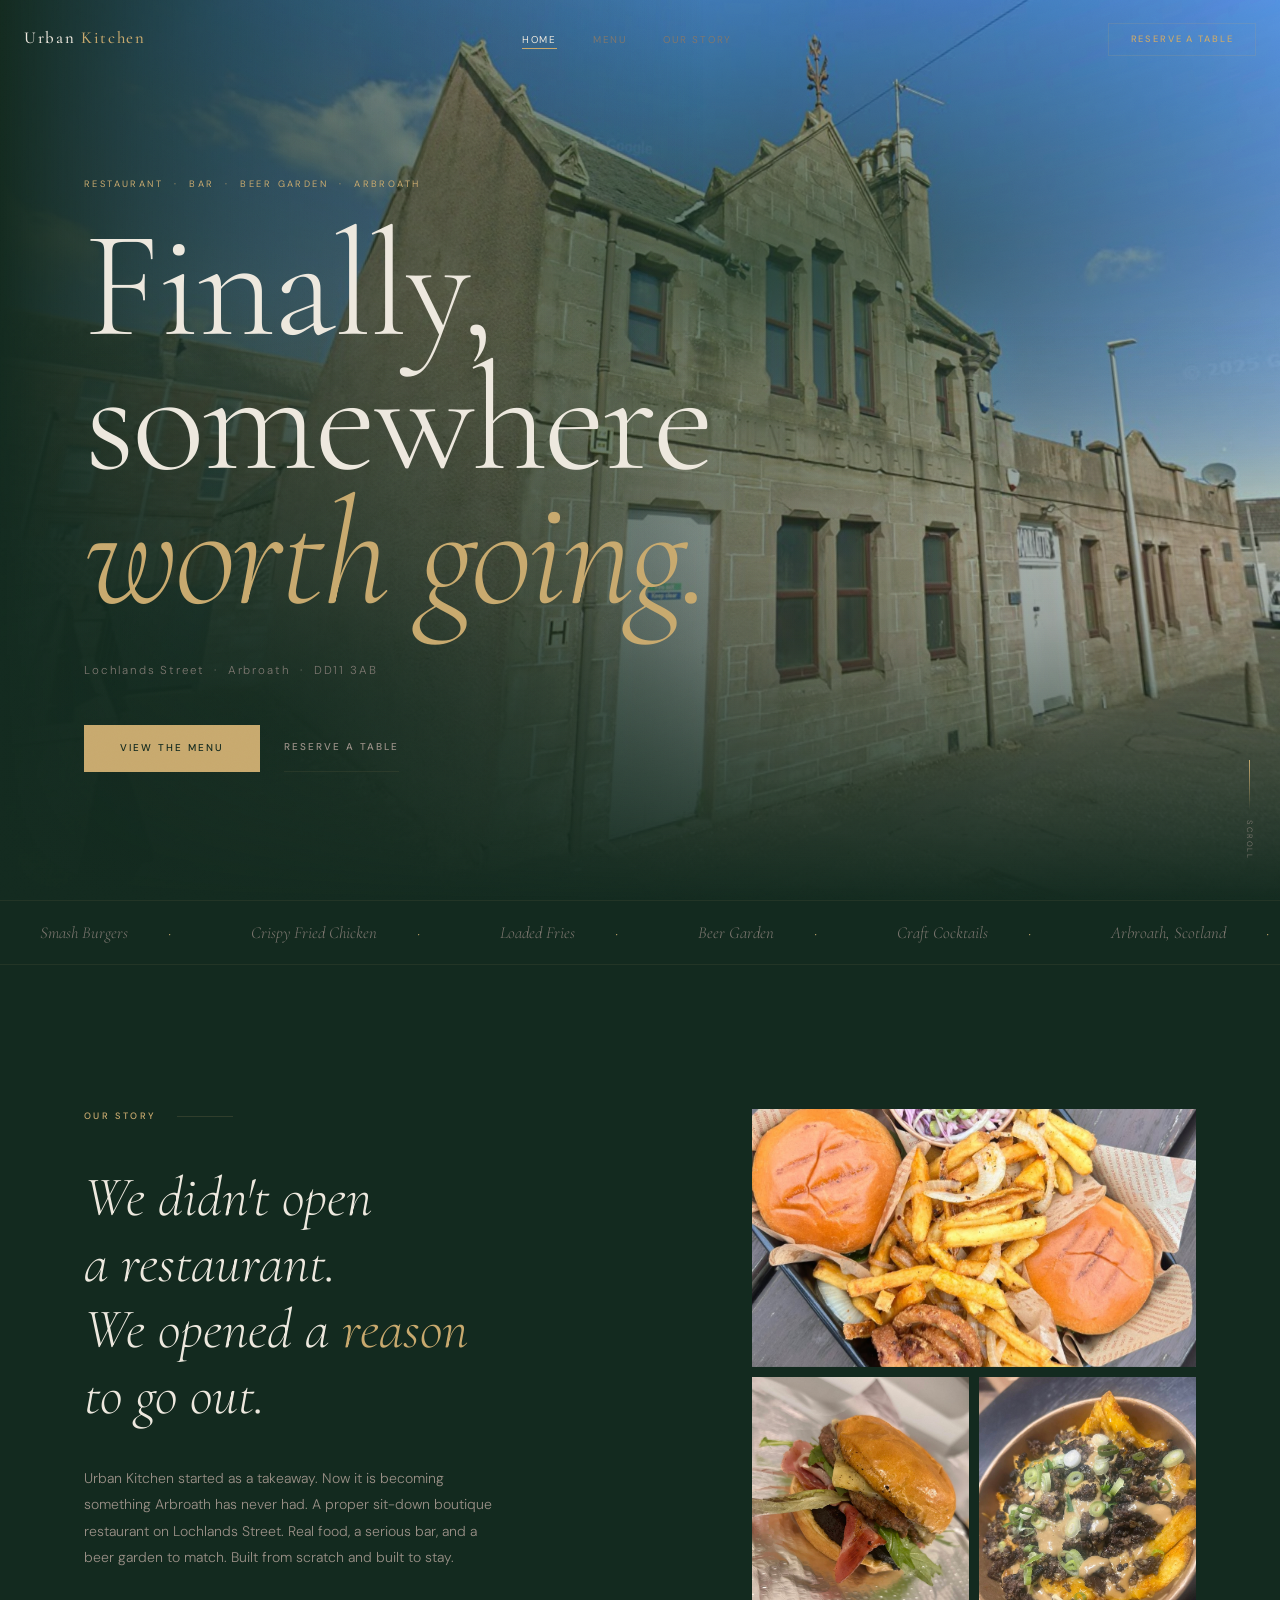
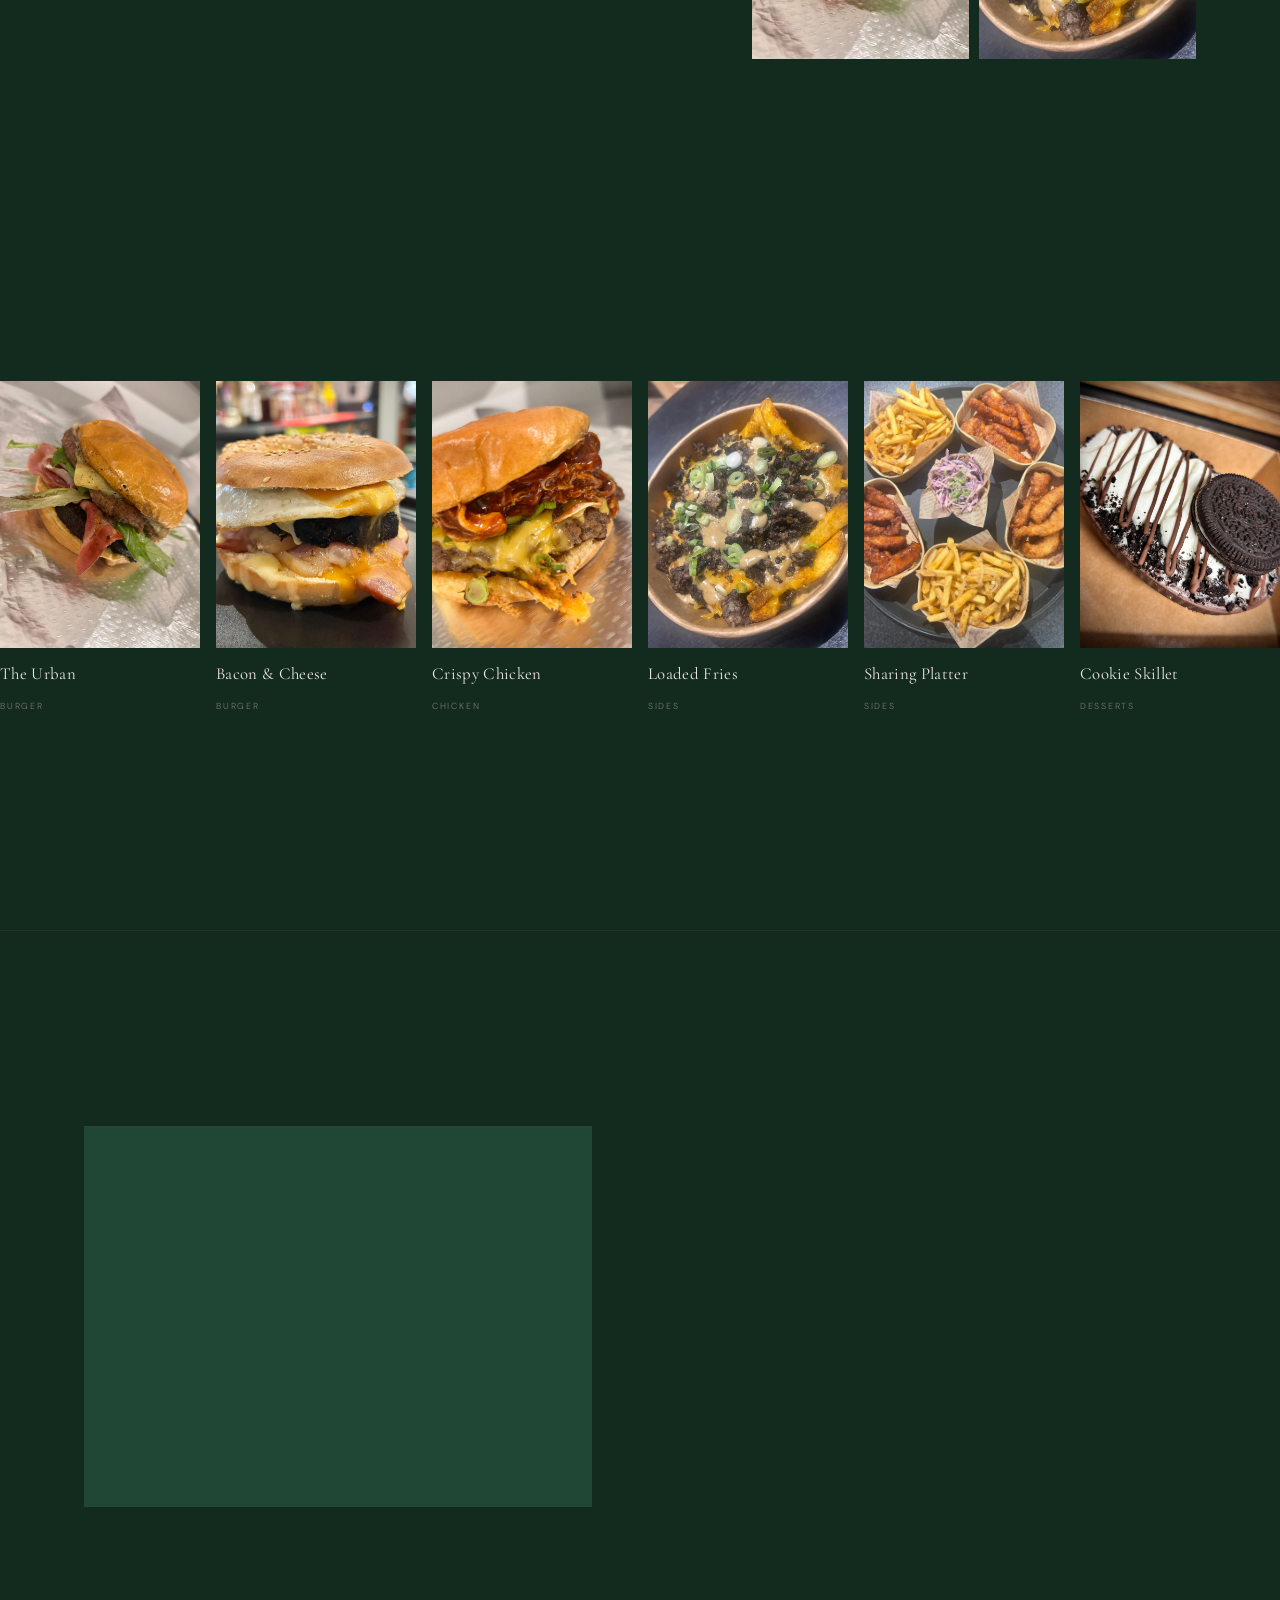
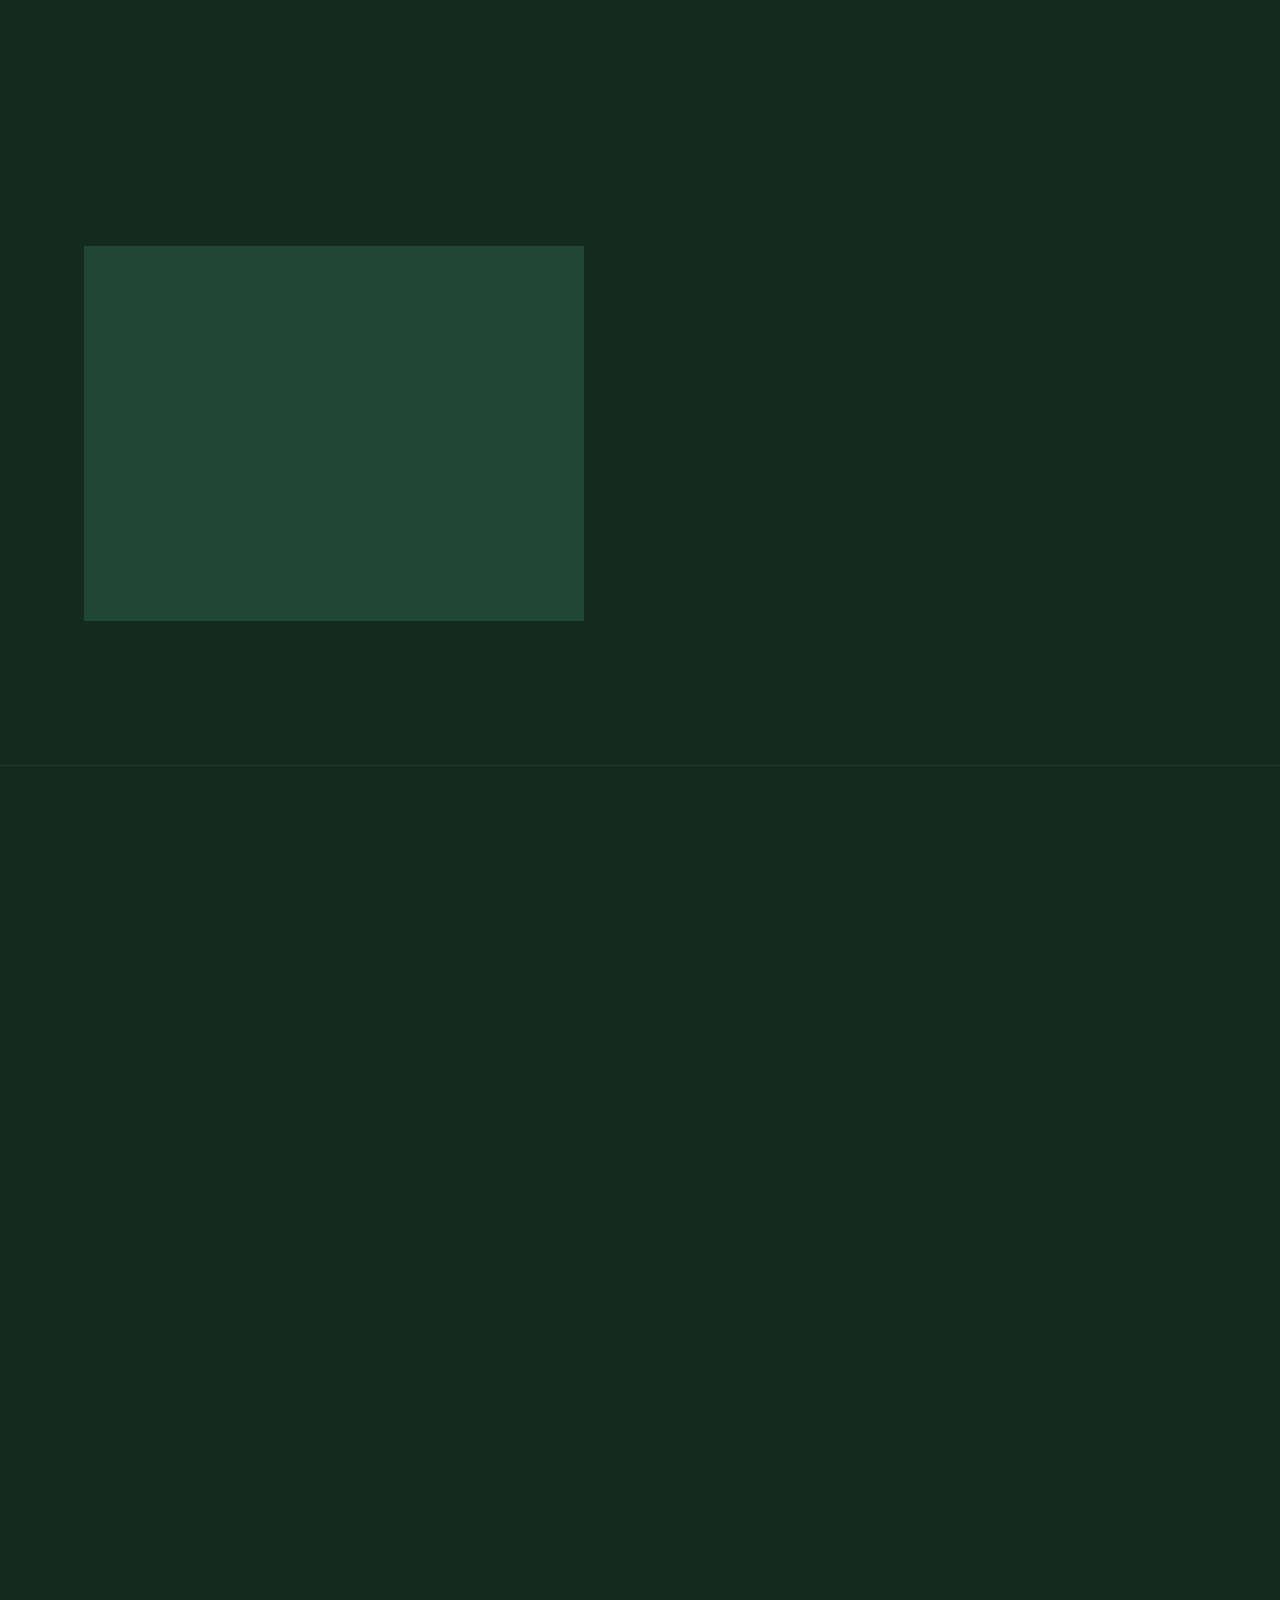
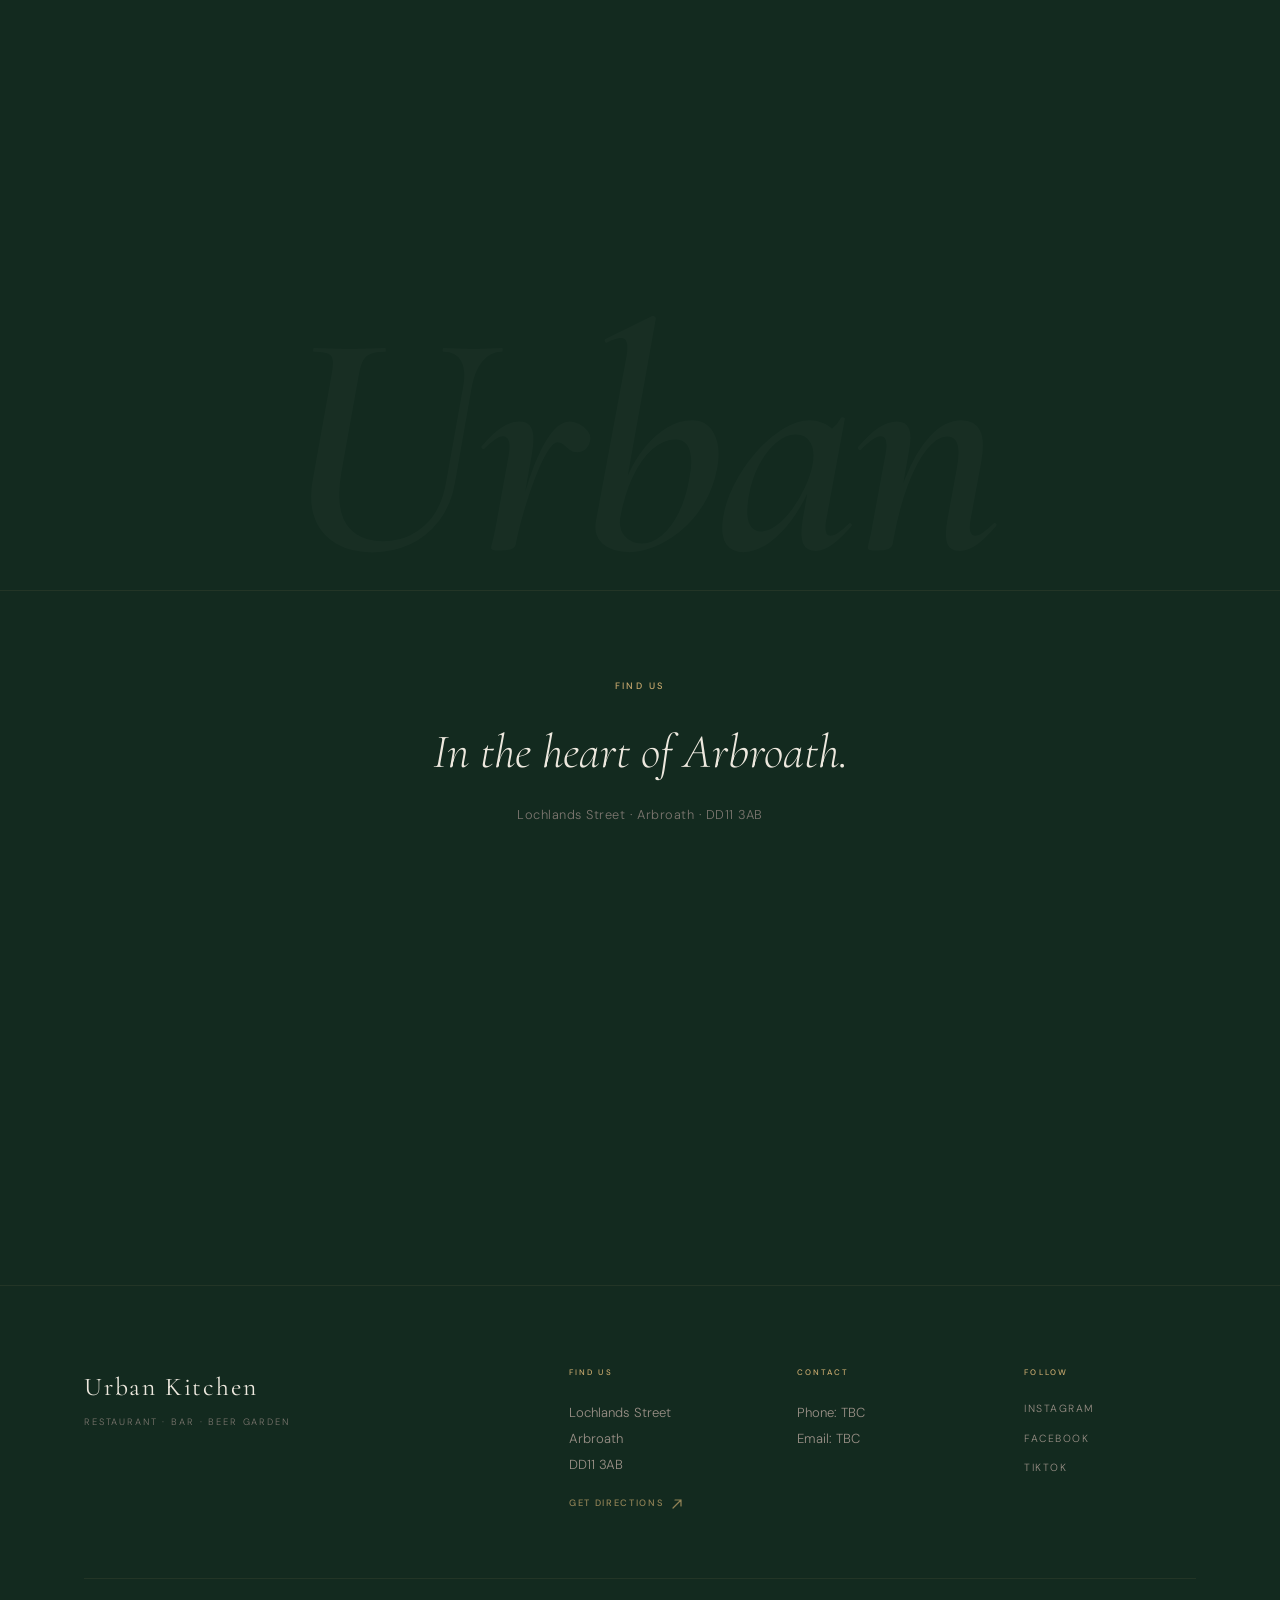
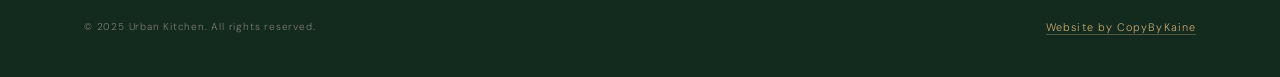
<file: index.html>
<!DOCTYPE html>
<html lang="en">
<head>
  <meta charset="UTF-8">
  <meta name="viewport" content="width=device-width, initial-scale=1.0">
  <meta name="robots" content="noindex, nofollow">
  <meta name="description" content="Urban Kitchen, Restaurant, Bar and Beer Garden on Lochlands Street, Arbroath. Smash burgers, fried chicken, craft cocktails and a beer garden.">

  <!-- Open Graph -->
  <meta property="og:type"        content="website">
  <meta property="og:title"       content="Urban Kitchen, Arbroath">
  <meta property="og:description" content="Restaurant. Bar. Beer Garden. Finally, somewhere worth going.">
  <meta property="og:url"         content="">
  <meta property="og:image"       content="images/og-image.jpg">
  <meta property="og:image:width"  content="1200">
  <meta property="og:image:height" content="630">

  <!-- Twitter / X -->
  <meta name="twitter:card"        content="summary_large_image">
  <meta name="twitter:title"       content="Urban Kitchen, Arbroath">
  <meta name="twitter:description" content="Restaurant. Bar. Beer Garden. Finally, somewhere worth going.">
  <meta name="twitter:image"       content="images/og-image.jpg">

  <meta name="theme-color" content="#132A1F">
  <title>Urban Kitchen, Restaurant, Bar and Beer Garden, Arbroath</title>

  <!-- Schema.org: Restaurant structured data -->
  <script type="application/ld+json">
  {
    "@context": "https://schema.org",
    "@type": "Restaurant",
    "name": "Urban Kitchen",
    "description": "Restaurant, Bar and Beer Garden in Arbroath, Scotland.",
    "url": "",
    "address": {
      "@type": "PostalAddress",
      "streetAddress": "Lochlands Street",
      "addressLocality": "Arbroath",
      "postalCode": "DD11 3AB",
      "addressCountry": "GB"
    },
    "servesCuisine": ["American", "Burgers", "Fried Chicken"],
    "priceRange": "££",
    "sameAs": [
      "https://www.instagram.com/urban.kitchen.arbroath/",
      "https://www.facebook.com/profile.php?id=61561633822384"
    ]
  }
  </script>

  <link rel="preconnect" href="https://fonts.googleapis.com">
  <link rel="preconnect" href="https://fonts.gstatic.com" crossorigin>
  <link href="https://fonts.googleapis.com/css2?family=Cormorant+Garamond:ital,wght@0,300;0,400;0,500;0,600;1,300;1,400;1,500;1,600&family=DM+Sans:opsz,wght@9..40,300;9..40,400;9..40,500&display=swap" rel="stylesheet">
  <link rel="stylesheet" href="styles.css">
</head>
<body>

  <!-- ============================================
       NAV
  ============================================ -->
  <nav class="nav" id="site-nav" aria-label="Site navigation">
    <a href="index.html" class="nav__logo">Urban <em>Kitchen</em></a>
    <ul class="nav__links">
      <li><a href="index.html" class="is-active">Home</a></li>
      <li><a href="menu.html">Menu</a></li>
      <li><a href="story.html">Our Story</a></li>
    </ul>
    <div class="nav__right">
      <a href="https://api.leadconnectorhq.com/widget/booking/ij1mbfDBCn9wXz13ZR1b" target="_blank" rel="noopener noreferrer" class="nav__book">Reserve a Table</a>
    </div>
    <button class="nav__burger" id="burger" aria-label="Open menu" aria-expanded="false" aria-controls="mobile-overlay">
      <span></span><span></span><span></span>
    </button>
  </nav>

  <!-- Mobile overlay -->
  <div class="overlay" id="mobile-overlay" role="dialog" aria-modal="true" aria-label="Navigation">
    <button class="overlay__close" id="overlay-close" aria-label="Close menu">&#x2715;</button>
    <a href="index.html" data-close>Home</a>
    <a href="menu.html"  data-close>Menu</a>
    <a href="story.html" data-close>Our Story</a>
    <a href="https://api.leadconnectorhq.com/widget/booking/ij1mbfDBCn9wXz13ZR1b" target="_blank" rel="noopener noreferrer" data-close class="overlay__cta">Reserve a Table</a>
  </div>


  <!-- ============================================
       HERO
  ============================================ -->
  <section class="hero grain" id="home" aria-labelledby="hero-h1">
    <div class="hero__bg" id="hero-bg" aria-hidden="true"></div>
    <div class="hero__veil" aria-hidden="true"></div>

    <div class="hero__content">
      <div class="container">
        <p class="hero__pre">Restaurant &nbsp;&middot;&nbsp; Bar &nbsp;&middot;&nbsp; Beer Garden &nbsp;&middot;&nbsp; Arbroath</p>
        <h1 class="hero__hl" id="hero-h1">
          <span class="hl"><span class="hli">Finally,</span></span>
          <span class="hl"><span class="hli">somewhere</span></span>
          <span class="hl"><span class="hli"><em>worth going.</em></span></span>
        </h1>
        <p class="hero__meta">Lochlands Street &nbsp;&middot;&nbsp; Arbroath &nbsp;&middot;&nbsp; DD11 3AB</p>
        <div class="hero__actions">
          <a href="menu.html" class="btn btn-gold">View the Menu</a>
          <a href="https://api.leadconnectorhq.com/widget/booking/ij1mbfDBCn9wXz13ZR1b" target="_blank" rel="noopener noreferrer" class="btn btn-ghost">Reserve a Table</a>
        </div>
      </div>
    </div>

    <div class="hero__scroll" aria-hidden="true">
      <div class="hero__scroll-line"></div>
      <span class="hero__scroll-label">Scroll</span>
    </div>
  </section>


  <!-- ============================================
       MARQUEE
  ============================================ -->
  <div class="marquee" aria-hidden="true">
    <div class="marquee__track">
      <span class="marquee__item">Smash Burgers<span class="marquee__dot">·</span></span>
      <span class="marquee__item">Crispy Fried Chicken<span class="marquee__dot">·</span></span>
      <span class="marquee__item">Loaded Fries<span class="marquee__dot">·</span></span>
      <span class="marquee__item">Beer Garden<span class="marquee__dot">·</span></span>
      <span class="marquee__item">Craft Cocktails<span class="marquee__dot">·</span></span>
      <span class="marquee__item">Arbroath, Scotland<span class="marquee__dot">·</span></span>
      <span class="marquee__item">Smash Burgers<span class="marquee__dot">·</span></span>
      <span class="marquee__item">Crispy Fried Chicken<span class="marquee__dot">·</span></span>
      <span class="marquee__item">Loaded Fries<span class="marquee__dot">·</span></span>
      <span class="marquee__item">Beer Garden<span class="marquee__dot">·</span></span>
      <span class="marquee__item">Craft Cocktails<span class="marquee__dot">·</span></span>
      <span class="marquee__item">Arbroath, Scotland<span class="marquee__dot">·</span></span>
    </div>
  </div>


  <!-- ============================================
       ABOUT
  ============================================ -->
  <section class="about" id="about" aria-labelledby="about-h2">
    <div class="container">
      <div class="about__grid">

        <div class="about__text">
          <div class="about__label anim-group">
            <span class="eyebrow fu">Our Story</span>
          </div>
          <blockquote class="about__quote" id="about-h2">
            <span class="lr"><span class="lri">We didn't open</span></span>
            <span class="lr"><span class="lri">a restaurant.</span></span>
            <span class="lr"><span class="lri">We opened a <em>reason</em></span></span>
            <span class="lr"><span class="lri">to go out.</span></span>
          </blockquote>
          <p class="about__body fu">
            Urban Kitchen started as a takeaway. Now it is becoming something Arbroath
            has never had. A proper sit-down boutique restaurant on Lochlands Street.
            Real food, a serious bar, and a beer garden to match. Built from scratch
            and built to stay.
          </p>
        </div>

        <div class="about__visual about__mosaic">
          <div class="about__img about__img--wide ir" aria-label="Sharing platter at Urban Kitchen">
            <img src="sharingplatter2.jpg" alt="Sharing platter at Urban Kitchen">
          </div>
          <div class="about__img about__img--tall ir" aria-label="Smash burger">
            <img src="bacon burger.jpg" alt="Smash burger at Urban Kitchen">
          </div>
          <div class="about__img about__img--sq ir" aria-label="Highlander loaded fries">
            <img src="highlander loaded fries.jpg" alt="Loaded fries at Urban Kitchen">
          </div>
        </div>

      </div>
    </div>
  </section>


  <!-- ============================================
       FOOD GALLERY, drag on desktop, swipe on mobile
  ============================================ -->
  <section class="gallery" aria-label="The food">
    <div class="container">
      <div class="gallery__hd">
        <h2 class="gallery__title fu">The food.</h2>
        <span class="gallery__hint fu">Drag to explore</span>
      </div>
    </div>

    <div class="gallery__track" id="gallery-track" role="list">
      <div class="gallery__item" role="listitem">
        <div class="gallery__img" aria-label="The Urban smash burger">
          <img src="bacon burger.jpg" alt="The Urban smash burger">
        </div>
        <p class="gallery__name">The Urban</p>
        <p class="gallery__cat">Burger</p>
      </div>
      <div class="gallery__item" role="listitem">
        <div class="gallery__img" aria-label="Breakfast burger">
          <img src="breakfast burger.jpg" alt="Breakfast burger at Urban Kitchen">
        </div>
        <p class="gallery__name">Bacon &amp; Cheese</p>
        <p class="gallery__cat">Burger</p>
      </div>
      <div class="gallery__item" role="listitem">
        <div class="gallery__img" aria-label="Pulled chicken burger">
          <img src="PULLED CHICKEN BURGER.jpg" alt="Pulled chicken burger">
        </div>
        <p class="gallery__name">Crispy Chicken</p>
        <p class="gallery__cat">Chicken</p>
      </div>
      <div class="gallery__item" role="listitem">
        <div class="gallery__img" aria-label="Highlander loaded fries">
          <img src="highlander loaded fries.jpg" alt="Highlander loaded fries">
        </div>
        <p class="gallery__name">Loaded Fries</p>
        <p class="gallery__cat">Sides</p>
      </div>
      <div class="gallery__item" role="listitem">
        <div class="gallery__img" aria-label="Sharing platter">
          <img src="sharing platteer.jpg" alt="Sharing platter at Urban Kitchen">
        </div>
        <p class="gallery__name">Sharing Platter</p>
        <p class="gallery__cat">Sides</p>
      </div>
      <div class="gallery__item" role="listitem">
        <div class="gallery__img" aria-label="Oreo Easter egg pudding dessert">
          <img src="oreo easter egg pudding.jpg" alt="Oreo Easter egg pudding">
        </div>
        <p class="gallery__name">Cookie Skillet</p>
        <p class="gallery__cat">Desserts</p>
      </div>
    </div>

    <div class="container" style="margin-top:2.5rem;">
      <a href="menu.html" class="btn btn-ghost fu">See the full menu</a>
    </div>
  </section>


  <!-- ============================================
       RENO TEASER → Story page
  ============================================ -->
  <section class="reno" aria-labelledby="reno-h2">
    <div class="container">
      <div class="reno__inner">

        <div class="reno__photo ir" aria-label="Urban Kitchen building on Lochlands Street">
          <img src="building exterior.png" alt="The Urban Kitchen building on Lochlands Street, Arbroath">
        </div>

        <div class="reno__text">
          <span class="eyebrow fu">The Renovation</span>
          <h2 class="reno__title fu" id="reno-h2">
            From an abandoned bar<br>to a <em>boutique restaurant.</em>
          </h2>
          <p class="reno__body fu">
            Stacy took on a run-down, boarded-up bar and is turning it into
            somewhere Arbroath can be proud of, brick by brick. The whole
            build is being documented on Facebook, Instagram and TikTok.
            Follow the journey from the ground up.
          </p>
          <a href="story.html" class="reno__link fu">
            Follow the build
            <svg width="12" height="12" viewBox="0 0 10 10" fill="none" aria-hidden="true">
              <path d="M1 9L9 1M9 1H3M9 1V7" stroke="currentColor" stroke-width="1.2" stroke-linecap="round" stroke-linejoin="round"/>
            </svg>
          </a>
        </div>

      </div>
    </div>
  </section>


  <!-- ============================================
       BEER GARDEN
  ============================================ -->
  <section class="garden" id="garden" aria-labelledby="garden-h2">
    <div class="container">
      <div class="garden__inner">

        <div class="garden__photo ir" aria-label="Drinks in the beer garden">
          <img src="outsdide drink.jpg" alt="Drinks outside at Urban Kitchen beer garden">
        </div>

        <div class="garden__text">
          <span class="eyebrow fu">The Garden</span>
          <h2 id="garden-h2">
            <span class="lr"><span class="lri">A garden worth</span></span>
            <span class="lr"><span class="lri">sitting in.</span></span>
          </h2>
          <p class="fu">
            When the Scottish weather decides to cooperate, there is nowhere better.
            Cold drink in hand, good food on the table, no reason to be anywhere else.
            Open whenever the sun shows up.
          </p>
        </div>

      </div>
    </div>
  </section>


  <!-- ============================================
       BOOKING
  ============================================ -->
  <section class="booking" id="booking" aria-labelledby="booking-h2">
    <div class="booking__inner">
      <div class="container">
        <span class="eyebrow fu">Reservations</span>
        <h2 class="booking__headline" id="booking-h2">
          <span class="lr"><span class="lri">Book your</span></span>
          <span class="lr"><span class="lri"><em>table.</em></span></span>
        </h2>
        <p class="booking__sub fu">Walk-ins always welcome. Reserve ahead for guaranteed peace of mind.</p>
        <a href="https://api.leadconnectorhq.com/widget/booking/ij1mbfDBCn9wXz13ZR1b" target="_blank" rel="noopener noreferrer" class="btn btn-gold fu">Reserve a Table</a>

        <div class="booking__embed fu">
          <iframe
            src="https://api.leadconnectorhq.com/widget/booking/ij1mbfDBCn9wXz13ZR1b"
            title="Book a table at Urban Kitchen"
            style="width:100%; border:none; overflow:hidden; min-height:680px; display:block;"
            scrolling="no"
            id="ij1mbfDBCn9wXz13ZR1b_1781470287630"
            loading="lazy">
          </iframe>
          <script src="https://link.msgsndr.com/js/form_embed.js" type="text/javascript"></script>
        </div>

      </div>
    </div>
  </section>


  <!-- ============================================
       MAP, find us
  ============================================ -->
  <section class="map-section" aria-labelledby="map-h2">
    <div class="container">
      <div class="map-section__hd">
        <span class="eyebrow fu">Find Us</span>
        <h2 class="map-section__title fu" id="map-h2">In the heart of Arbroath.</h2>
        <p class="map-section__addr fu">Lochlands Street &middot; Arbroath &middot; DD11 3AB</p>
      </div>
    </div>
    <div class="map-embed">
      <iframe
        src="https://www.google.com/maps/embed?pb=!1m18!1m12!1m3!1d270.77246040102426!2d-2.592514454040953!3d56.55994245155398!2m3!1f0!2f0!3f0!3m2!1i1024!2i768!4f13.1!3m3!1m2!1s0x48868d01b06138b3%3A0x913e512401b56e93!2sUrban%20Kitchen%20Co.!5e0!3m2!1sen!2suk!4v1789481723830!5m2!1sen!2suk"
        title="Urban Kitchen location on Google Maps"
        allowfullscreen=""
        loading="lazy"
        referrerpolicy="strict-origin-when-cross-origin"></iframe>
    </div>
  </section>


  <!-- ============================================
       FOOTER
  ============================================ -->
  <footer class="footer" id="contact">
    <div class="container">
      <div class="footer__grid">

        <div>
          <p class="footer__brand-name">Urban Kitchen</p>
          <p class="footer__brand-tag">Restaurant &middot; Bar &middot; Beer Garden</p>
        </div>

        <div>
          <p class="footer__col-head">Find Us</p>
          <address class="footer__address">
            Lochlands Street<br>
            Arbroath<br>
            DD11 3AB
          </address>
          <a href="https://maps.app.goo.gl/YBmHEdn59qhEpRiz7" target="_blank" rel="noopener noreferrer" class="footer__directions">
            Get Directions
            <svg width="10" height="10" viewBox="0 0 10 10" fill="none" aria-hidden="true">
              <path d="M1 9L9 1M9 1H3M9 1V7" stroke="currentColor" stroke-width="1.2" stroke-linecap="round" stroke-linejoin="round"/>
            </svg>
          </a>
        </div>

        <div>
          <p class="footer__col-head">Contact</p>
          <div class="footer__contact">
            <p><a href="tel:TBC">Phone: TBC</a></p>
            <p><a href="mailto:TBC">Email: TBC</a></p>
          </div>
        </div>

        <div>
          <p class="footer__col-head">Follow</p>
          <nav class="footer__socials" aria-label="Social media">
            <a href="https://www.instagram.com/urban.kitchen.arbroath/" target="_blank" rel="noopener noreferrer">Instagram</a>
            <a href="https://www.facebook.com/p/Urban-Kitchen-61561633822384/" target="_blank" rel="noopener noreferrer">Facebook</a>
            <a href="https://www.tiktok.com/@the.tattooed.baker" target="_blank" rel="noopener noreferrer">TikTok</a>
          </nav>
        </div>

      </div>

      <div class="footer__bottom">
        <p class="footer__legal">&copy; 2025 Urban Kitchen. All rights reserved.</p>
        <p class="footer__credit"><a href="https://copybykaine.com" target="_blank" rel="noopener noreferrer">Website by CopyByKaine</a></p>
      </div>
    </div>
  </footer>

  <script src="main.js"></script>
</body>
</html>
</file>
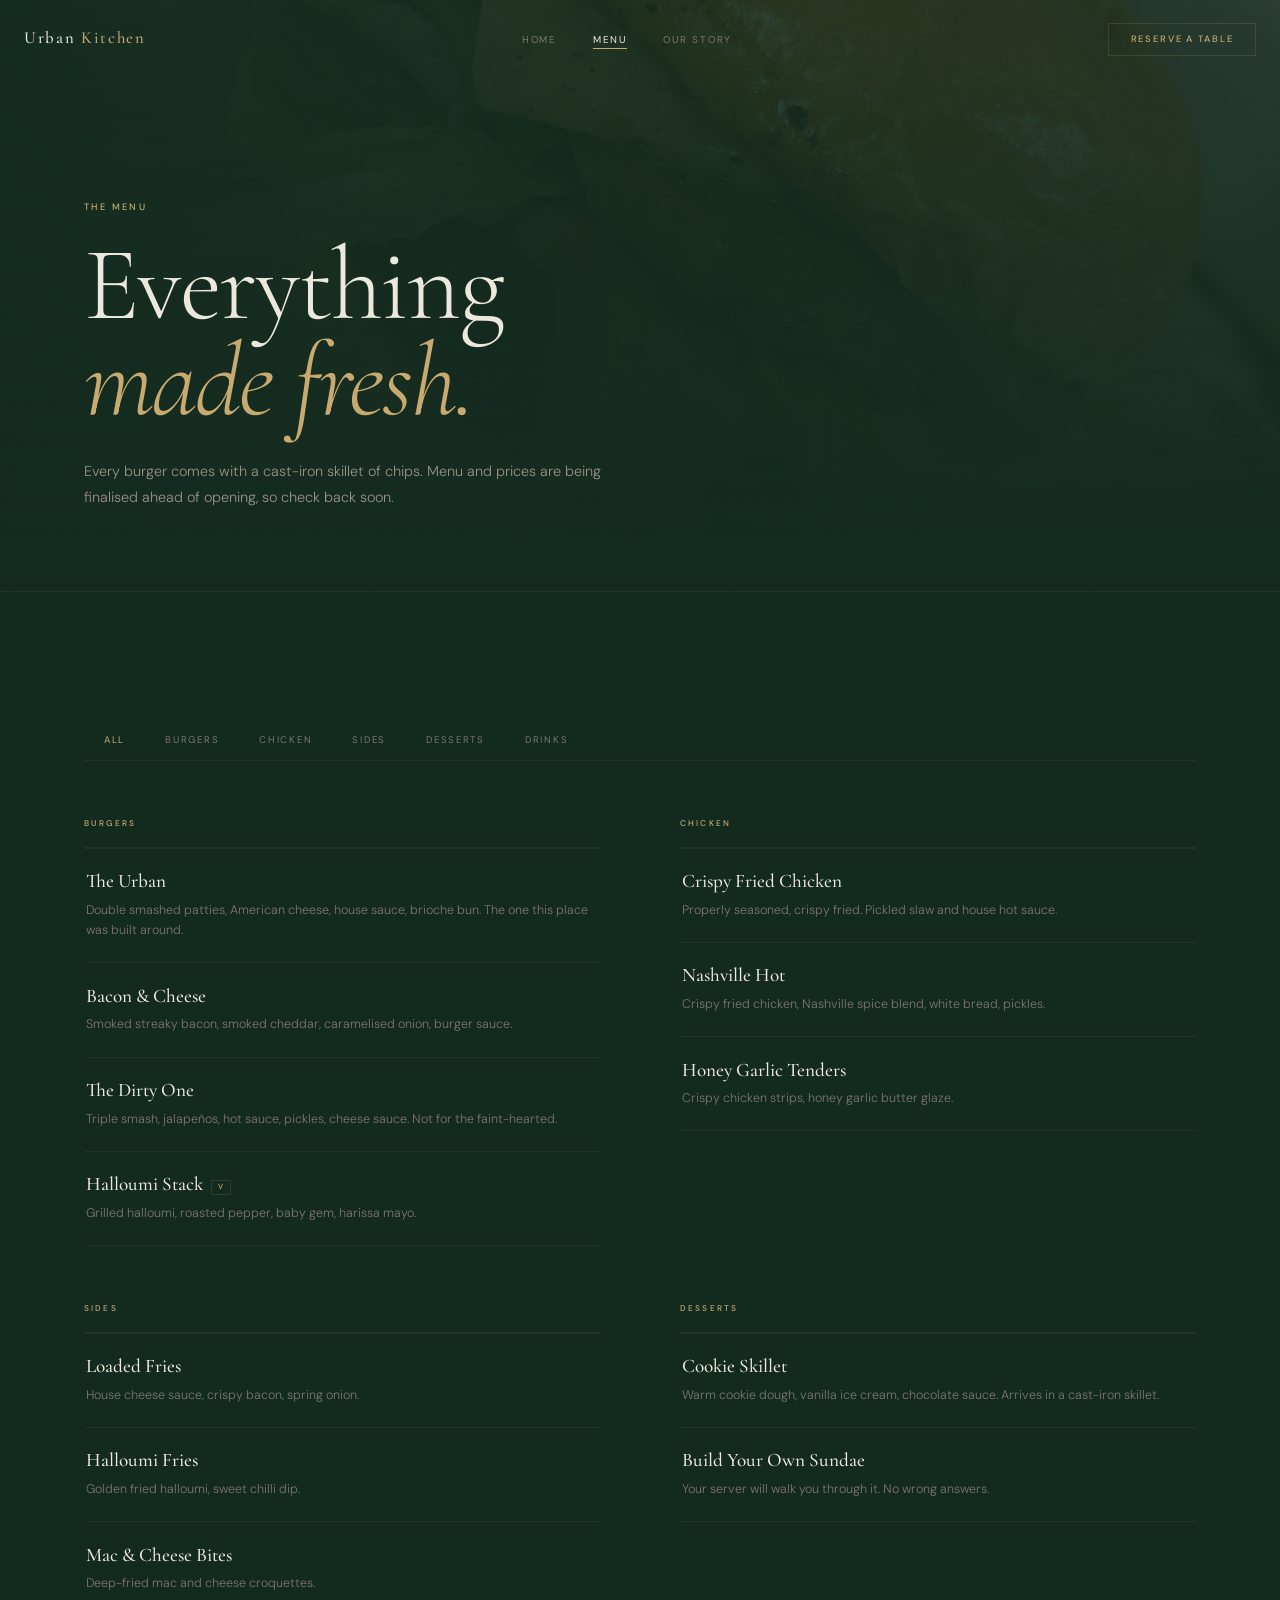
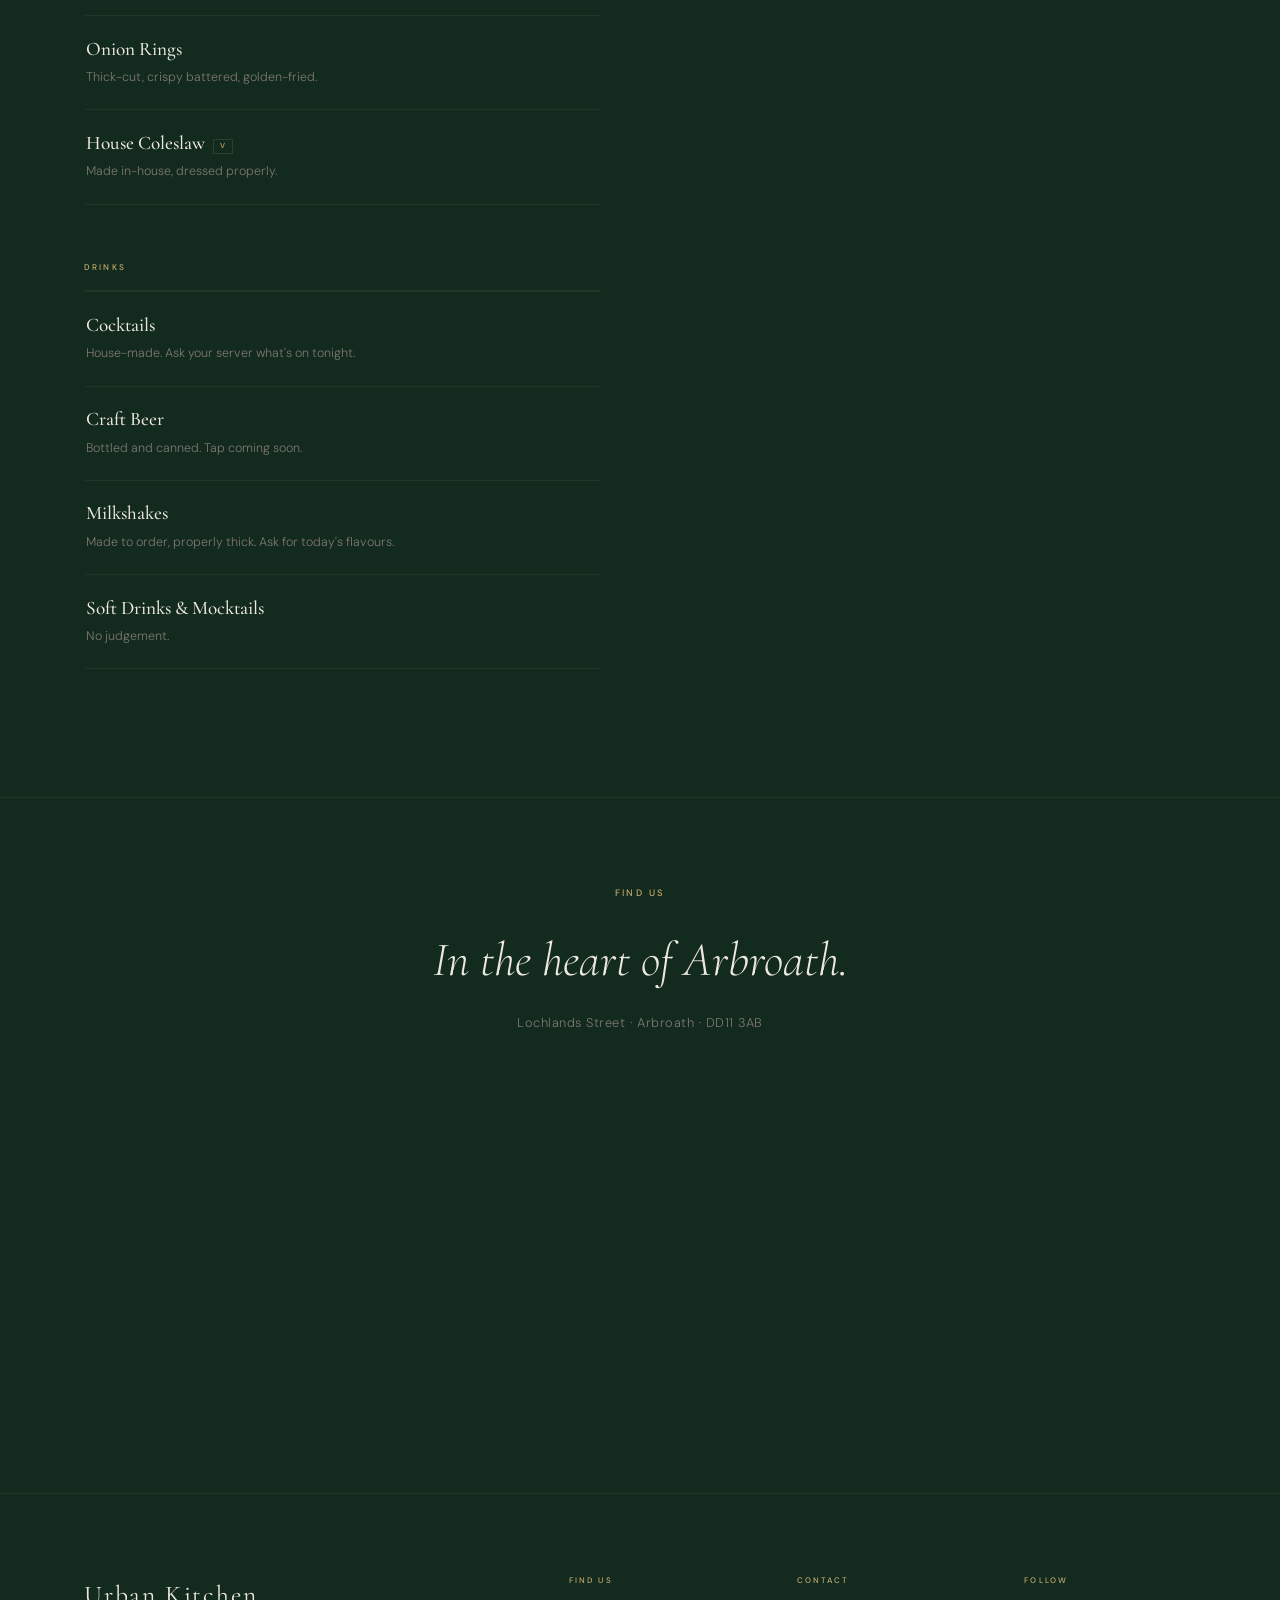
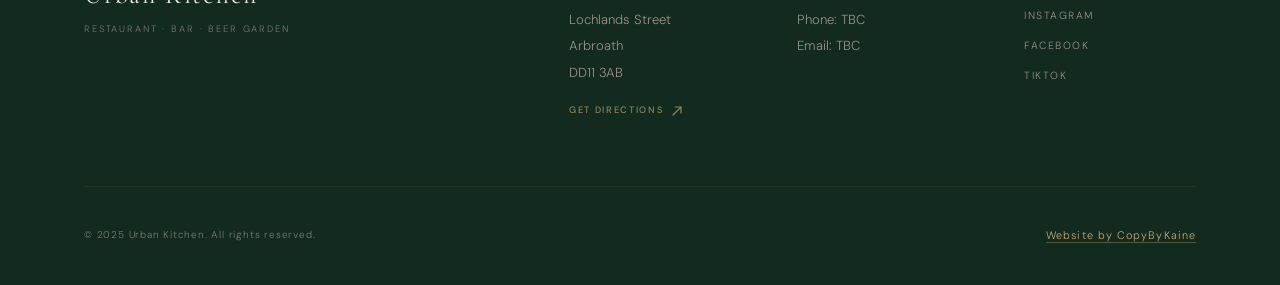
<file: menu.html>
<!DOCTYPE html>
<html lang="en">
<head>
  <meta charset="UTF-8">
  <meta name="viewport" content="width=device-width, initial-scale=1.0">
  <meta name="robots" content="noindex, nofollow">
  <meta name="description" content="The Urban Kitchen menu. Smash burgers, crispy fried chicken, loaded fries, desserts and drinks. Arbroath.">
  <meta name="theme-color" content="#132A1F">
  <title>Menu, Urban Kitchen, Arbroath</title>

  <link rel="preconnect" href="https://fonts.googleapis.com">
  <link rel="preconnect" href="https://fonts.gstatic.com" crossorigin>
  <link href="https://fonts.googleapis.com/css2?family=Cormorant+Garamond:ital,wght@0,300;0,400;0,500;0,600;1,300;1,400;1,500;1,600&family=DM+Sans:opsz,wght@9..40,300;9..40,400;9..40,500&display=swap" rel="stylesheet">
  <link rel="stylesheet" href="styles.css">
</head>
<body>

  <!-- NAV -->
  <nav class="nav scrolled" id="site-nav" aria-label="Site navigation">
    <a href="index.html" class="nav__logo">Urban <em>Kitchen</em></a>
    <ul class="nav__links">
      <li><a href="index.html">Home</a></li>
      <li><a href="menu.html" class="is-active">Menu</a></li>
      <li><a href="story.html">Our Story</a></li>
    </ul>
    <div class="nav__right">
      <a href="https://api.leadconnectorhq.com/widget/booking/ij1mbfDBCn9wXz13ZR1b" target="_blank" rel="noopener noreferrer" class="nav__book">Reserve a Table</a>
    </div>
    <button class="nav__burger" id="burger" aria-label="Open menu" aria-expanded="false" aria-controls="mobile-overlay">
      <span></span><span></span><span></span>
    </button>
  </nav>

  <!-- Mobile overlay -->
  <div class="overlay" id="mobile-overlay" role="dialog" aria-modal="true" aria-label="Navigation">
    <button class="overlay__close" id="overlay-close" aria-label="Close menu">&#x2715;</button>
    <a href="index.html" data-close>Home</a>
    <a href="menu.html"  data-close>Menu</a>
    <a href="story.html" data-close>Our Story</a>
    <a href="https://api.leadconnectorhq.com/widget/booking/ij1mbfDBCn9wXz13ZR1b" target="_blank" rel="noopener noreferrer" data-close class="overlay__cta">Reserve a Table</a>
  </div>


  <!-- PAGE HERO -->
  <header class="page-hero grain" aria-labelledby="menu-h1">
    <div class="page-hero__bg" style="background-image:url('bacon burger.jpg')" aria-hidden="true"></div>
    <div class="container page-hero__inner">
      <span class="eyebrow fu">The Menu</span>
      <h1 class="page-hero__title" id="menu-h1">
        Everything<br><em>made fresh.</em>
      </h1>
      <p class="page-hero__sub fu">
        Every burger comes with a cast-iron skillet of chips. Menu and prices
        are being finalised ahead of opening, so check back soon.
      </p>
    </div>
  </header>


  <!-- MENU -->
  <section class="menu-wrap" id="menu" aria-label="Full menu">
    <div class="container">

      <div class="menu__tabs" role="tablist" aria-label="Filter menu by category">
        <button class="menu__tab active" role="tab" aria-selected="true"  data-filter="all">All</button>
        <button class="menu__tab" role="tab" aria-selected="false" data-filter="burgers">Burgers</button>
        <button class="menu__tab" role="tab" aria-selected="false" data-filter="chicken">Chicken</button>
        <button class="menu__tab" role="tab" aria-selected="false" data-filter="sides">Sides</button>
        <button class="menu__tab" role="tab" aria-selected="false" data-filter="desserts">Desserts</button>
        <button class="menu__tab" role="tab" aria-selected="false" data-filter="drinks">Drinks</button>
      </div>

      <div class="menu__body">

        <!-- BURGERS -->
        <div class="menu-cat" data-section="burgers">
          <p class="menu-cat__label">Burgers</p>
          <ul class="menu-list">
            <li class="menu-item">
              <p class="menu-item__name">The Urban</p>
              <p class="menu-item__desc">Double smashed patties, American cheese, house sauce, brioche bun. The one this place was built around.</p>
            </li>
            <li class="menu-item">
              <p class="menu-item__name">Bacon &amp; Cheese</p>
              <p class="menu-item__desc">Smoked streaky bacon, smoked cheddar, caramelised onion, burger sauce.</p>
            </li>
            <li class="menu-item">
              <p class="menu-item__name">The Dirty One</p>
              <p class="menu-item__desc">Triple smash, jalape&ntilde;os, hot sauce, pickles, cheese sauce. Not for the faint-hearted.</p>
            </li>
            <li class="menu-item">
              <p class="menu-item__name">Halloumi Stack <span class="badge">V</span></p>
              <p class="menu-item__desc">Grilled halloumi, roasted pepper, baby gem, harissa mayo.</p>
            </li>
          </ul>
        </div>

        <!-- CHICKEN -->
        <div class="menu-cat" data-section="chicken">
          <p class="menu-cat__label">Chicken</p>
          <ul class="menu-list">
            <li class="menu-item">
              <p class="menu-item__name">Crispy Fried Chicken</p>
              <p class="menu-item__desc">Properly seasoned, crispy fried. Pickled slaw and house hot sauce.</p>
            </li>
            <li class="menu-item">
              <p class="menu-item__name">Nashville Hot</p>
              <p class="menu-item__desc">Crispy fried chicken, Nashville spice blend, white bread, pickles.</p>
            </li>
            <li class="menu-item">
              <p class="menu-item__name">Honey Garlic Tenders</p>
              <p class="menu-item__desc">Crispy chicken strips, honey garlic butter glaze.</p>
            </li>
          </ul>
        </div>

        <!-- SIDES -->
        <div class="menu-cat" data-section="sides">
          <p class="menu-cat__label">Sides</p>
          <ul class="menu-list">
            <li class="menu-item">
              <p class="menu-item__name">Loaded Fries</p>
              <p class="menu-item__desc">House cheese sauce, crispy bacon, spring onion.</p>
            </li>
            <li class="menu-item">
              <p class="menu-item__name">Halloumi Fries</p>
              <p class="menu-item__desc">Golden fried halloumi, sweet chilli dip.</p>
            </li>
            <li class="menu-item">
              <p class="menu-item__name">Mac &amp; Cheese Bites</p>
              <p class="menu-item__desc">Deep-fried mac and cheese croquettes.</p>
            </li>
            <li class="menu-item">
              <p class="menu-item__name">Onion Rings</p>
              <p class="menu-item__desc">Thick-cut, crispy battered, golden-fried.</p>
            </li>
            <li class="menu-item">
              <p class="menu-item__name">House Coleslaw <span class="badge">V</span></p>
              <p class="menu-item__desc">Made in-house, dressed properly.</p>
            </li>
          </ul>
        </div>

        <!-- DESSERTS -->
        <div class="menu-cat" data-section="desserts">
          <p class="menu-cat__label">Desserts</p>
          <ul class="menu-list">
            <li class="menu-item">
              <p class="menu-item__name">Cookie Skillet</p>
              <p class="menu-item__desc">Warm cookie dough, vanilla ice cream, chocolate sauce. Arrives in a cast-iron skillet.</p>
            </li>
            <li class="menu-item">
              <p class="menu-item__name">Build Your Own Sundae</p>
              <p class="menu-item__desc">Your server will walk you through it. No wrong answers.</p>
            </li>
          </ul>
        </div>

        <!-- DRINKS -->
        <div class="menu-cat" data-section="drinks">
          <p class="menu-cat__label">Drinks</p>
          <ul class="menu-list">
            <li class="menu-item">
              <p class="menu-item__name">Cocktails</p>
              <p class="menu-item__desc">House-made. Ask your server what's on tonight.</p>
            </li>
            <li class="menu-item">
              <p class="menu-item__name">Craft Beer</p>
              <p class="menu-item__desc">Bottled and canned. Tap coming soon.</p>
            </li>
            <li class="menu-item">
              <p class="menu-item__name">Milkshakes</p>
              <p class="menu-item__desc">Made to order, properly thick. Ask for today's flavours.</p>
            </li>
            <li class="menu-item">
              <p class="menu-item__name">Soft Drinks &amp; Mocktails</p>
              <p class="menu-item__desc">No judgement.</p>
            </li>
          </ul>
        </div>

      </div><!-- /menu__body -->
    </div>
  </section>


  <!-- MAP, find us -->
  <section class="map-section" aria-labelledby="map-h2">
    <div class="container">
      <div class="map-section__hd">
        <span class="eyebrow fu">Find Us</span>
        <h2 class="map-section__title fu" id="map-h2">In the heart of Arbroath.</h2>
        <p class="map-section__addr fu">Lochlands Street &middot; Arbroath &middot; DD11 3AB</p>
      </div>
    </div>
    <div class="map-embed">
      <iframe
        src="https://www.google.com/maps/embed?pb=!1m18!1m12!1m3!1d270.77246040102426!2d-2.592514454040953!3d56.55994245155398!2m3!1f0!2f0!3f0!3m2!1i1024!2i768!4f13.1!3m3!1m2!1s0x48868d01b06138b3%3A0x913e512401b56e93!2sUrban%20Kitchen%20Co.!5e0!3m2!1sen!2suk!4v1789481723830!5m2!1sen!2suk"
        title="Urban Kitchen location on Google Maps"
        allowfullscreen=""
        loading="lazy"
        referrerpolicy="strict-origin-when-cross-origin"></iframe>
    </div>
  </section>


  <!-- FOOTER -->
  <footer class="footer" id="contact">
    <div class="container">
      <div class="footer__grid">
        <div>
          <p class="footer__brand-name">Urban Kitchen</p>
          <p class="footer__brand-tag">Restaurant &middot; Bar &middot; Beer Garden</p>
        </div>
        <div>
          <p class="footer__col-head">Find Us</p>
          <address class="footer__address">
            Lochlands Street<br>
            Arbroath<br>
            DD11 3AB
          </address>
          <a href="https://maps.app.goo.gl/YBmHEdn59qhEpRiz7" target="_blank" rel="noopener noreferrer" class="footer__directions">
            Get Directions
            <svg width="10" height="10" viewBox="0 0 10 10" fill="none" aria-hidden="true">
              <path d="M1 9L9 1M9 1H3M9 1V7" stroke="currentColor" stroke-width="1.2" stroke-linecap="round" stroke-linejoin="round"/>
            </svg>
          </a>
        </div>
        <div>
          <p class="footer__col-head">Contact</p>
          <div class="footer__contact">
            <p><a href="tel:TBC">Phone: TBC</a></p>
            <p><a href="mailto:TBC">Email: TBC</a></p>
          </div>
        </div>
        <div>
          <p class="footer__col-head">Follow</p>
          <nav class="footer__socials" aria-label="Social media">
            <a href="https://www.instagram.com/urban.kitchen.arbroath/" target="_blank" rel="noopener noreferrer">Instagram</a>
            <a href="https://www.facebook.com/p/Urban-Kitchen-61561633822384/" target="_blank" rel="noopener noreferrer">Facebook</a>
            <a href="https://www.tiktok.com/@the.tattooed.baker" target="_blank" rel="noopener noreferrer">TikTok</a>
          </nav>
        </div>
      </div>

      <div class="footer__bottom">
        <p class="footer__legal">&copy; 2025 Urban Kitchen. All rights reserved.</p>
        <p class="footer__credit"><a href="https://copybykaine.com" target="_blank" rel="noopener noreferrer">Website by CopyByKaine</a></p>
      </div>
    </div>
  </footer>

  <script src="main.js"></script>
</body>
</html>
</file>
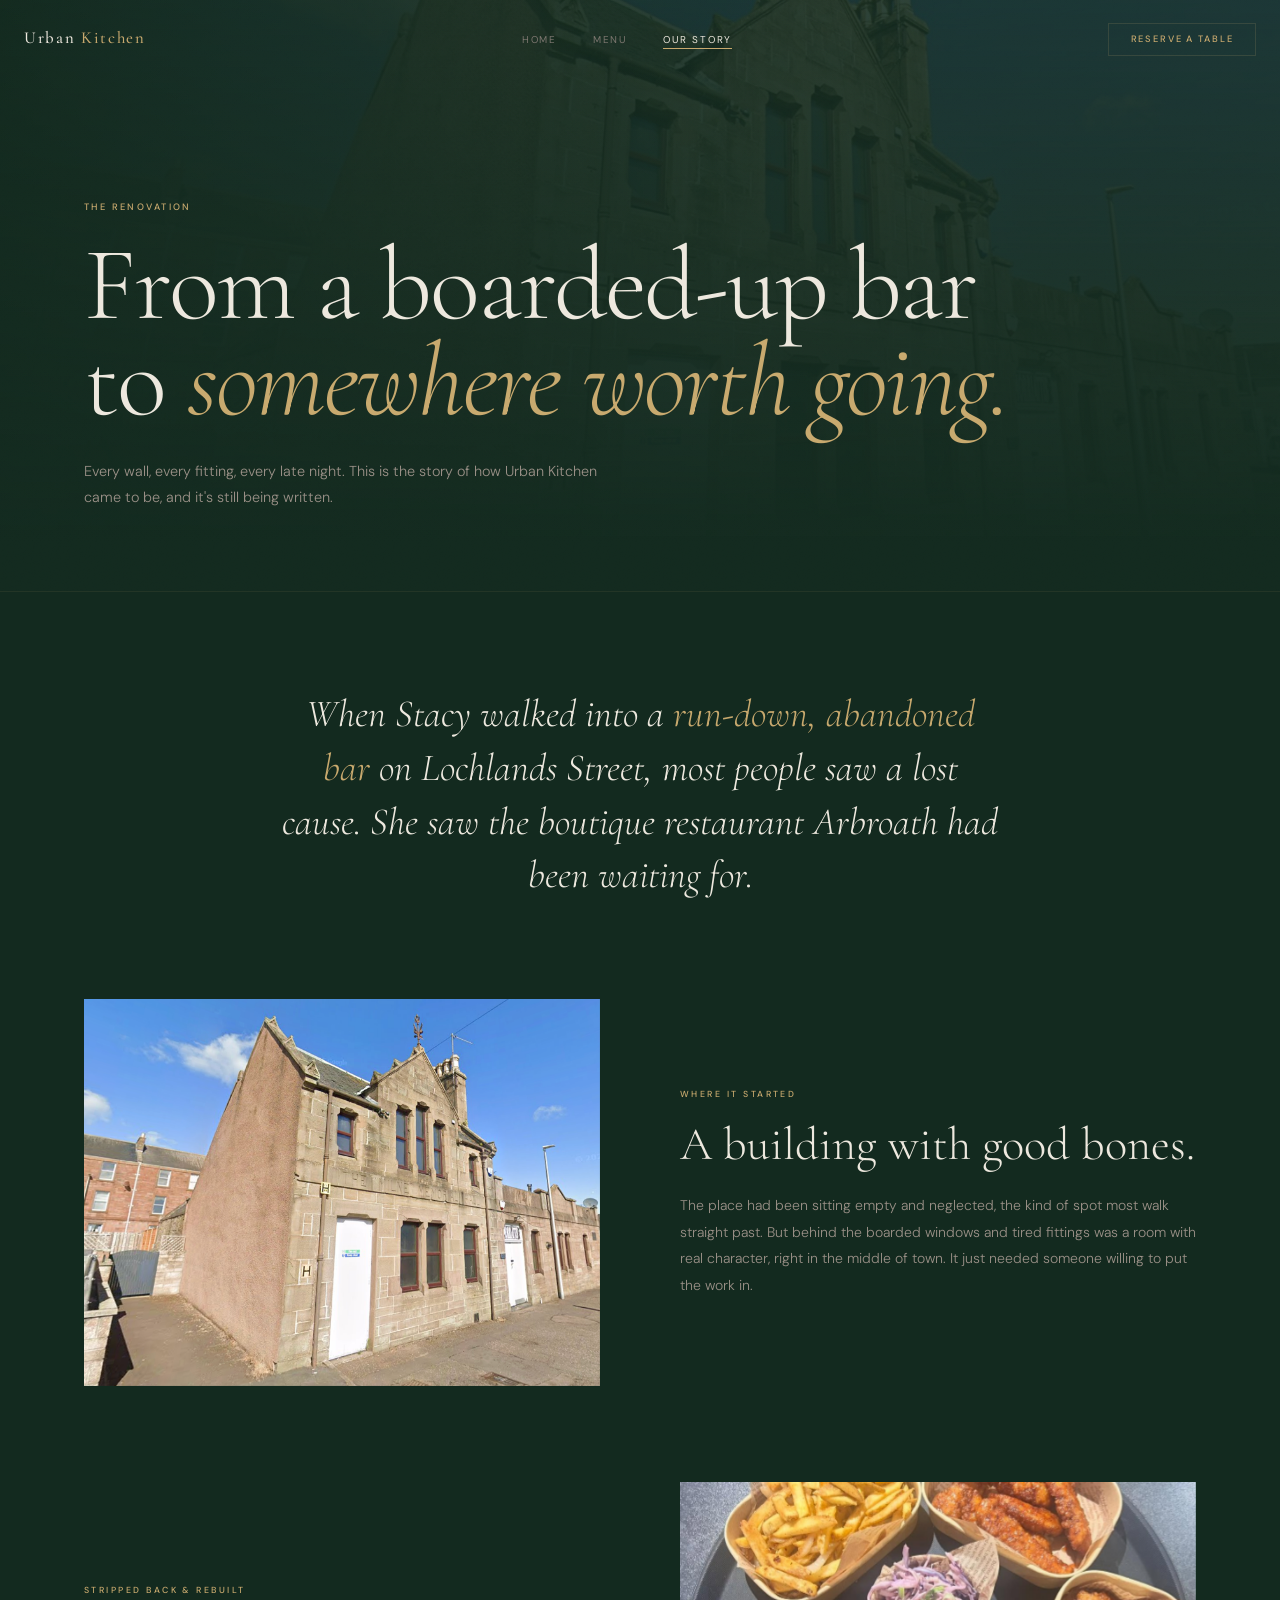
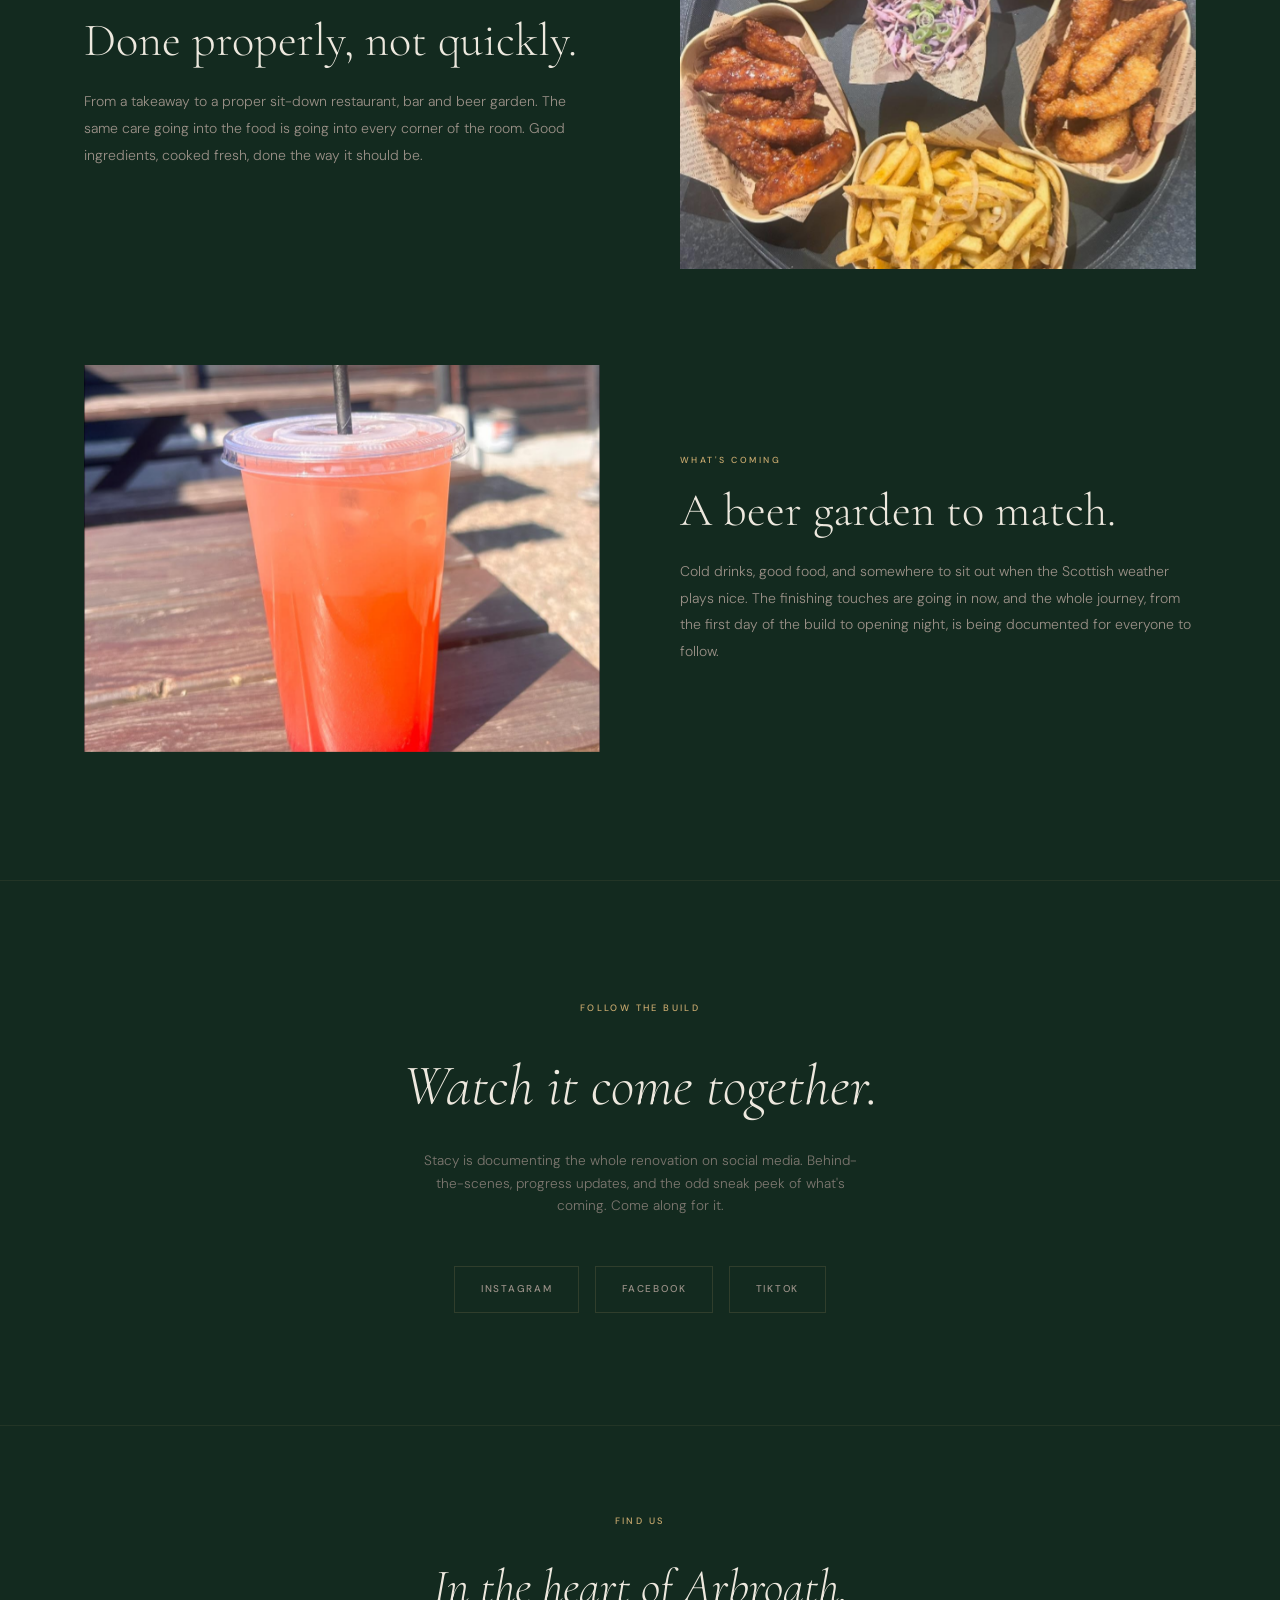
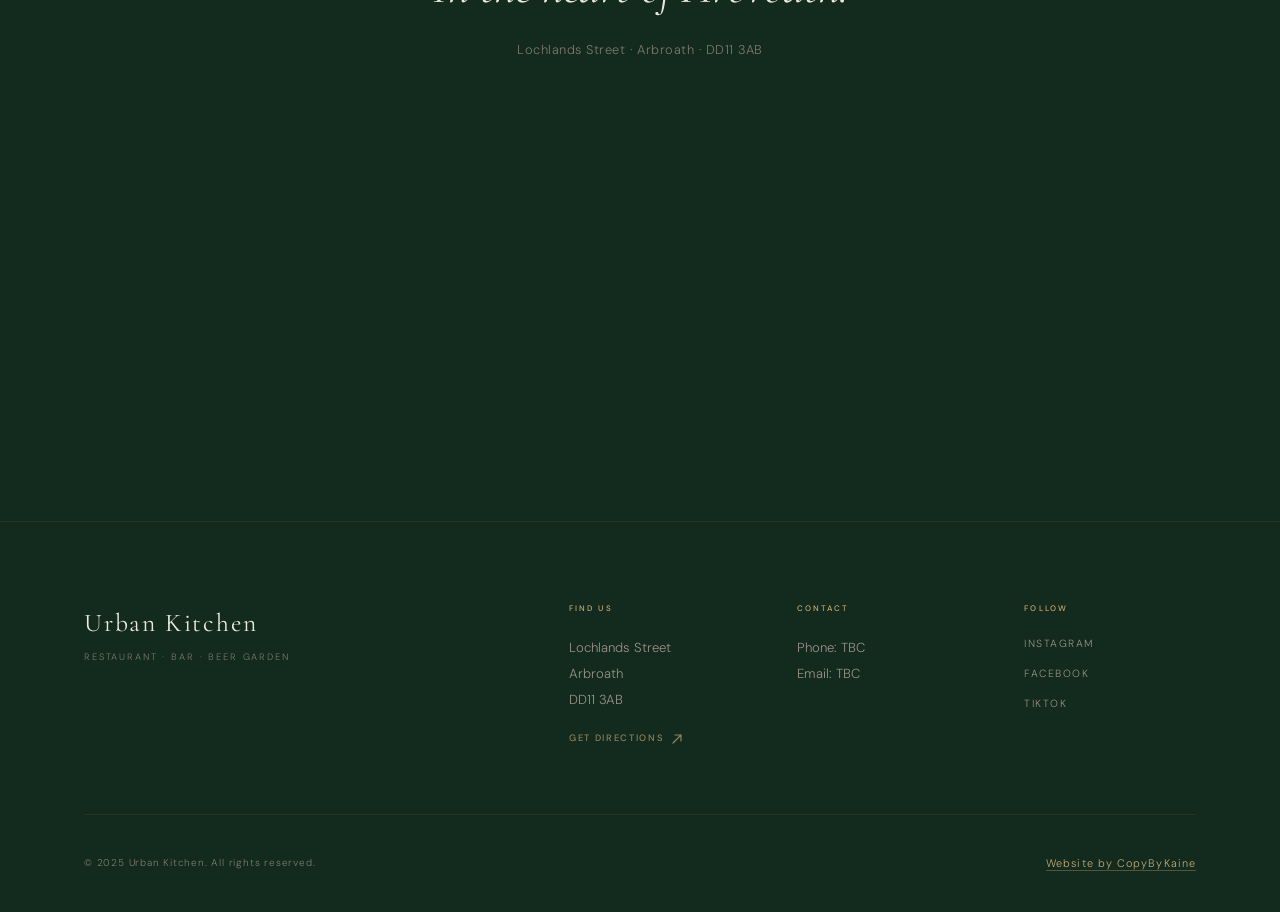
<file: story.html>
<!DOCTYPE html>
<html lang="en">
<head>
  <meta charset="UTF-8">
  <meta name="viewport" content="width=device-width, initial-scale=1.0">
  <meta name="robots" content="noindex, nofollow">
  <meta name="description" content="How Stacy is transforming a run-down, abandoned bar on Lochlands Street into Urban Kitchen, a boutique restaurant, bar and beer garden in Arbroath. Follow the renovation.">
  <meta name="theme-color" content="#132A1F">
  <title>Our Story, The Renovation of Urban Kitchen, Arbroath</title>

  <link rel="preconnect" href="https://fonts.googleapis.com">
  <link rel="preconnect" href="https://fonts.gstatic.com" crossorigin>
  <link href="https://fonts.googleapis.com/css2?family=Cormorant+Garamond:ital,wght@0,300;0,400;0,500;0,600;1,300;1,400;1,500;1,600&family=DM+Sans:opsz,wght@9..40,300;9..40,400;9..40,500&display=swap" rel="stylesheet">
  <link rel="stylesheet" href="styles.css">
</head>
<body>

  <!-- NAV -->
  <nav class="nav scrolled" id="site-nav" aria-label="Site navigation">
    <a href="index.html" class="nav__logo">Urban <em>Kitchen</em></a>
    <ul class="nav__links">
      <li><a href="index.html">Home</a></li>
      <li><a href="menu.html">Menu</a></li>
      <li><a href="story.html" class="is-active">Our Story</a></li>
    </ul>
    <div class="nav__right">
      <a href="https://api.leadconnectorhq.com/widget/booking/ij1mbfDBCn9wXz13ZR1b" target="_blank" rel="noopener noreferrer" class="nav__book">Reserve a Table</a>
    </div>
    <button class="nav__burger" id="burger" aria-label="Open menu" aria-expanded="false" aria-controls="mobile-overlay">
      <span></span><span></span><span></span>
    </button>
  </nav>

  <!-- Mobile overlay -->
  <div class="overlay" id="mobile-overlay" role="dialog" aria-modal="true" aria-label="Navigation">
    <button class="overlay__close" id="overlay-close" aria-label="Close menu">&#x2715;</button>
    <a href="index.html" data-close>Home</a>
    <a href="menu.html"  data-close>Menu</a>
    <a href="story.html" data-close>Our Story</a>
    <a href="https://api.leadconnectorhq.com/widget/booking/ij1mbfDBCn9wXz13ZR1b" target="_blank" rel="noopener noreferrer" data-close class="overlay__cta">Reserve a Table</a>
  </div>


  <!-- PAGE HERO -->
  <header class="page-hero grain" aria-labelledby="story-h1">
    <div class="page-hero__bg" style="background-image:url('building exterior.png')" aria-hidden="true"></div>
    <div class="container page-hero__inner">
      <span class="eyebrow fu">The Renovation</span>
      <h1 class="page-hero__title" id="story-h1">
        From a boarded-up bar<br>to <em>somewhere worth going.</em>
      </h1>
      <p class="page-hero__sub fu">
        Every wall, every fitting, every late night. This is the story of how
        Urban Kitchen came to be, and it's still being written.
      </p>
    </div>
  </header>


  <!-- STORY -->
  <section class="story">
    <div class="container">

      <div class="story__lead fu">
        <p>
          When Stacy walked into a <em>run-down, abandoned bar</em> on Lochlands
          Street, most people saw a lost cause. She saw the boutique restaurant
          Arbroath had been waiting for.
        </p>
      </div>

      <!-- Block 1 -->
      <div class="story-block">
        <div class="story-block__media ir" aria-label="The building before the renovation">
          <img src="building exterior.png" alt="The Urban Kitchen building on Lochlands Street before opening">
        </div>
        <div class="story-block__text">
          <p class="story-block__step fu">Where it started</p>
          <h2 class="story-block__title fu">A building with good bones.</h2>
          <p class="story-block__body fu">
            The place had been sitting empty and neglected, the kind of spot most
            walk straight past. But behind the boarded windows and tired fittings
            was a room with real character, right in the middle of town. It just
            needed someone willing to put the work in.
          </p>
        </div>
      </div>

      <!-- Block 2 -->
      <div class="story-block story-block--flip">
        <div class="story-block__media ir" aria-label="Building the kitchen and the food to come">
          <img src="sharing platteer.jpg" alt="Food coming out of the new Urban Kitchen">
        </div>
        <div class="story-block__text">
          <p class="story-block__step fu">Stripped back &amp; rebuilt</p>
          <h2 class="story-block__title fu">Done properly, not quickly.</h2>
          <p class="story-block__body fu">
            From a takeaway to a proper sit-down restaurant, bar and beer garden.
            The same care going into the food is going into every corner of the
            room. Good ingredients, cooked fresh, done the way it should be.
          </p>
        </div>
      </div>

      <!-- Block 3 -->
      <div class="story-block">
        <div class="story-block__media ir" aria-label="The beer garden taking shape">
          <img src="outsdide drink.jpg" alt="Drinks in the Urban Kitchen beer garden">
        </div>
        <div class="story-block__text">
          <p class="story-block__step fu">What's coming</p>
          <h2 class="story-block__title fu">A beer garden to match.</h2>
          <p class="story-block__body fu">
            Cold drinks, good food, and somewhere to sit out when the Scottish
            weather plays nice. The finishing touches are going in now, and the
            whole journey, from the first day of the build to opening night, is
            being documented for everyone to follow.
          </p>
        </div>
      </div>

    </div>
  </section>


  <!-- FOLLOW THE BUILD -->
  <section class="follow" aria-labelledby="follow-h2">
    <div class="container">
      <span class="eyebrow fu">Follow the build</span>
      <h2 class="follow__title fu" id="follow-h2">Watch it come together.</h2>
      <p class="follow__sub fu">
        Stacy is documenting the whole renovation on social media. Behind-the-scenes,
        progress updates, and the odd sneak peek of what's coming. Come along for it.
      </p>
      <div class="follow__links fu">
        <a class="follow__link" href="https://www.instagram.com/urban.kitchen.arbroath/" target="_blank" rel="noopener noreferrer">Instagram</a>
        <a class="follow__link" href="https://www.facebook.com/p/Urban-Kitchen-61561633822384/" target="_blank" rel="noopener noreferrer">Facebook</a>
        <a class="follow__link" href="https://www.tiktok.com/@the.tattooed.baker" target="_blank" rel="noopener noreferrer">TikTok</a>
      </div>
    </div>
  </section>


  <!-- MAP, find us -->
  <section class="map-section" aria-labelledby="map-h2">
    <div class="container">
      <div class="map-section__hd">
        <span class="eyebrow fu">Find Us</span>
        <h2 class="map-section__title fu" id="map-h2">In the heart of Arbroath.</h2>
        <p class="map-section__addr fu">Lochlands Street &middot; Arbroath &middot; DD11 3AB</p>
      </div>
    </div>
    <div class="map-embed">
      <iframe
        src="https://www.google.com/maps/embed?pb=!1m18!1m12!1m3!1d270.77246040102426!2d-2.592514454040953!3d56.55994245155398!2m3!1f0!2f0!3f0!3m2!1i1024!2i768!4f13.1!3m3!1m2!1s0x48868d01b06138b3%3A0x913e512401b56e93!2sUrban%20Kitchen%20Co.!5e0!3m2!1sen!2suk!4v1789481723830!5m2!1sen!2suk"
        title="Urban Kitchen location on Google Maps"
        allowfullscreen=""
        loading="lazy"
        referrerpolicy="strict-origin-when-cross-origin"></iframe>
    </div>
  </section>


  <!-- FOOTER -->
  <footer class="footer" id="contact">
    <div class="container">
      <div class="footer__grid">
        <div>
          <p class="footer__brand-name">Urban Kitchen</p>
          <p class="footer__brand-tag">Restaurant &middot; Bar &middot; Beer Garden</p>
        </div>
        <div>
          <p class="footer__col-head">Find Us</p>
          <address class="footer__address">
            Lochlands Street<br>
            Arbroath<br>
            DD11 3AB
          </address>
          <a href="https://maps.app.goo.gl/YBmHEdn59qhEpRiz7" target="_blank" rel="noopener noreferrer" class="footer__directions">
            Get Directions
            <svg width="10" height="10" viewBox="0 0 10 10" fill="none" aria-hidden="true">
              <path d="M1 9L9 1M9 1H3M9 1V7" stroke="currentColor" stroke-width="1.2" stroke-linecap="round" stroke-linejoin="round"/>
            </svg>
          </a>
        </div>
        <div>
          <p class="footer__col-head">Contact</p>
          <div class="footer__contact">
            <p><a href="tel:TBC">Phone: TBC</a></p>
            <p><a href="mailto:TBC">Email: TBC</a></p>
          </div>
        </div>
        <div>
          <p class="footer__col-head">Follow</p>
          <nav class="footer__socials" aria-label="Social media">
            <a href="https://www.instagram.com/urban.kitchen.arbroath/" target="_blank" rel="noopener noreferrer">Instagram</a>
            <a href="https://www.facebook.com/p/Urban-Kitchen-61561633822384/" target="_blank" rel="noopener noreferrer">Facebook</a>
            <a href="https://www.tiktok.com/@the.tattooed.baker" target="_blank" rel="noopener noreferrer">TikTok</a>
          </nav>
        </div>
      </div>

      <div class="footer__bottom">
        <p class="footer__legal">&copy; 2025 Urban Kitchen. All rights reserved.</p>
        <p class="footer__credit"><a href="https://copybykaine.com" target="_blank" rel="noopener noreferrer">Website by CopyByKaine</a></p>
      </div>
    </div>
  </footer>

  <script src="main.js"></script>
</body>
</html>
</file>
<file: styles.css>
/* ================================================
       TOKENS
    ================================================ */
    :root {
      --bg:          #132A1F;
      --bg-raise:    #193728;
      --bg-card:     #204735;
      --gold:        #C8A96E;
      --gold-dim:    rgba(200,169,110,0.08);
      --gold-border: rgba(200,169,110,0.16);
      --text:        #EDE8DE;
      --text-mid:    #9A9087;
      --text-muted:  #7D7770;
      --border:      rgba(200,169,110,0.09);
      --fd:          'Cormorant Garamond', Georgia, serif;
      --fb:          'DM Sans', system-ui, sans-serif;
      --expo:        cubic-bezier(0.87, 0, 0.13, 1);
      --out:         cubic-bezier(0.16, 1, 0.3, 1);
    }

    /* ================================================
       RESET
    ================================================ */
    *, *::before, *::after { box-sizing: border-box; margin: 0; padding: 0; }
    html  { scroll-behavior: smooth; overflow-x: hidden; }
    body  {
      background: var(--bg);
      color: var(--text);
      font-family: var(--fb);
      font-weight: 300;
      line-height: 1.65;
      -webkit-font-smoothing: antialiased;
      overflow-x: hidden;
    }
    img    { display: block; max-width: 100%; height: 100%; object-fit: cover; }
    a      { color: inherit; text-decoration: none; }
    ul     { list-style: none; }
    button { cursor: pointer; background: none; border: none; font: inherit; color: inherit; }
    address { font-style: normal; }

    ::-webkit-scrollbar       { width: 3px; }
    ::-webkit-scrollbar-track { background: var(--bg); }
    ::-webkit-scrollbar-thumb { background: var(--gold-border); }

    /* ================================================
       FOCUS STATES (the invisible expensive stuff)
    ================================================ */
    :focus-visible {
      outline: 2px solid var(--gold);
      outline-offset: 3px;
    }

    /* ================================================
       LAYOUT
    ================================================ */
    .container {
      width: 100%;
      max-width: 1160px;
      margin: 0 auto;
      padding: 0 1.5rem;
    }

    /* ================================================
       TYPE UTILS
    ================================================ */
    .eyebrow {
      font-family: var(--fb);
      font-size: 0.58rem;
      font-weight: 500;
      letter-spacing: 0.26em;
      text-transform: uppercase;
      color: var(--gold);
    }

    /* ================================================
       GRAIN TEXTURE
    ================================================ */
    .grain {
      position: relative;
    }
    .grain::before {
      content: '';
      position: absolute;
      inset: 0;
      pointer-events: none;
      z-index: 3;
      opacity: 0.45;
      background-image: url("data:image/svg+xml,%3Csvg xmlns='http://www.w3.org/2000/svg' width='250' height='250'%3E%3Cfilter id='g'%3E%3CfeTurbulence type='fractalNoise' baseFrequency='0.8' numOctaves='4' stitchTiles='stitch'/%3E%3C/filter%3E%3Crect width='250' height='250' filter='url(%23g)' opacity='0.07'/%3E%3C/svg%3E");
      background-size: 180px 180px;
      mix-blend-mode: overlay;
    }

    /* ================================================
       ANIMATION SYSTEM

       Three types:
       1. .line-reveal  — headline lines slide up from clip mask
       2. .img-reveal   — images sweep in left → right (clip-path)
       3. .fade-up      — soft fade + rise for body text / utility
    ================================================ */

    /* Line reveal: wrap each line in .lr > .lri */
    .lr  { overflow: hidden; display: block; }
    .lri {
      display: block;
      transform: translateY(105%);
      transition: transform 1.1s var(--out);
    }
    .in .lri { transform: translateY(0); }

    /* Stagger helpers for .lri children */
    .in .lri:nth-child(2) { transition-delay: 0.10s; }
    .in .lri:nth-child(3) { transition-delay: 0.18s; }
    .in .lri:nth-child(4) { transition-delay: 0.26s; }

    /* Image reveal: wrap <img> in .ir */
    .ir {
      overflow: hidden;
      position: relative;
    }
    .ir img,
    .ir .ph {
      clip-path: inset(0 100% 0 0);
      transform: scale(1.06);
      transition:
        clip-path 1.5s var(--expo),
        transform  1.5s var(--expo);
      will-change: clip-path, transform;
    }
    .ir.in img,
    .ir.in .ph {
      clip-path: inset(0 0% 0 0);
      transform: scale(1);
    }

    /* Fade-up: for body text, eyebrows, sub-lines
       translateY kept small so it reads as a settle, not a slide */
    .fu {
      opacity: 0;
      transform: translateY(14px);
      transition:
        opacity   0.75s var(--out),
        transform 0.75s var(--out);
    }
    .in .fu,
    .fu.in { opacity: 1; transform: none; }

    /* Delay helpers that work on .fu children too */
    .d1 { transition-delay: 0.08s !important; }
    .d2 { transition-delay: 0.16s !important; }
    .d3 { transition-delay: 0.26s !important; }
    .d4 { transition-delay: 0.38s !important; }
    .d5 { transition-delay: 0.50s !important; }

    /* Wrap: groups so one observer fires children */
    .anim-group {}

    @media (prefers-reduced-motion: reduce) {
      .lr .lri,
      .ir img, .ir .ph,
      .fu {
        transition: none !important;
        transform: none !important;
        clip-path: none !important;
        opacity: 1 !important;
      }
    }

    /* ================================================
       PLACEHOLDER (dark rectangle for images)
    ================================================ */
    .ph {
      width: 100%;
      height: 100%;
      background: var(--bg-card);
      display: block;
      position: absolute;
      inset: 0;
    }
    .ph-label {
      position: absolute;
      bottom: 0.75rem;
      left: 0.85rem;
      font-size: 0.5rem;
      letter-spacing: 0.14em;
      text-transform: uppercase;
      color: var(--text-muted);
      opacity: 0.45;
      z-index: 2;
      pointer-events: none;
    }

    /* ================================================
       NAV
    ================================================ */
    .nav {
      position: fixed;
      inset: 0 0 auto;
      z-index: 50;
      display: flex;
      align-items: center;
      justify-content: space-between;
      padding: 1.5rem;
      transition: padding .35s ease, background .4s ease, border-color .4s ease, backdrop-filter .4s ease;
      border-bottom: 1px solid transparent;
    }
    .nav.scrolled {
      background: rgba(19,42,31,.90);
      backdrop-filter: blur(18px);
      -webkit-backdrop-filter: blur(18px);
      padding-top: 1rem;
      padding-bottom: 1rem;
      border-bottom-color: var(--border);
    }
    .nav__logo {
      font-family: var(--fd);
      font-size: 1.05rem;
      font-weight: 500;
      letter-spacing: 0.1em;
      color: var(--text);
    }
    .nav__logo em { font-style: normal; color: var(--gold); }
    .nav__links {
      display: none;
      align-items: center;
      gap: 2.25rem;
    }
    .nav__links a {
      font-size: 0.62rem;
      font-weight: 400;
      letter-spacing: 0.18em;
      text-transform: uppercase;
      color: var(--text-muted);
      position: relative;
      transition: color .25s;
    }
    .nav__links a::after {
      content: '';
      position: absolute;
      bottom: -3px; left: 0;
      width: 0; height: 1px;
      background: var(--gold);
      transition: width .35s var(--out);
    }
    .nav__links a:hover { color: var(--text); }
    .nav__links a:hover::after { width: 100%; }
    .nav__right { display: none; }
    .nav__book {
      font-family: var(--fb);
      font-size: 0.58rem;
      font-weight: 500;
      letter-spacing: 0.2em;
      text-transform: uppercase;
      color: var(--gold);
      border: 1px solid var(--gold-border);
      padding: 0.58rem 1.35rem;
      transition: background .2s, border-color .2s;
    }
    .nav__book:hover { background: var(--gold-dim); border-color: rgba(200,169,110,.4); }
    .nav__burger {
      display: flex;
      flex-direction: column;
      gap: 5px;
      padding: 6px 2px;
    }
    .nav__burger span {
      display: block;
      height: 1px;
      background: var(--text);
      transition: width .2s;
    }
    .nav__burger span:nth-child(1) { width: 22px; }
    .nav__burger span:nth-child(2) { width: 14px; }
    .nav__burger span:nth-child(3) { width: 22px; }
    .nav__burger:hover span { width: 22px; }
    @media (min-width: 1024px) {
      .nav__links { display: flex; }
      .nav__right  { display: block; }
      .nav__burger { display: none; }
    }

    /* ================================================
       MOBILE OVERLAY
    ================================================ */
    .overlay {
      position: fixed;
      inset: 0;
      z-index: 52;
      background: var(--bg);
      display: flex;
      flex-direction: column;
      align-items: center;
      justify-content: center;
      gap: 1.75rem;
      opacity: 0;
      pointer-events: none;
      transition: opacity .35s ease;
    }
    .overlay.open { opacity: 1; pointer-events: all; }
    .overlay__close {
      position: absolute;
      top: 1.5rem; right: 1.5rem;
      font-size: 1rem;
      color: var(--text-muted);
      padding: .5rem;
      transition: color .2s;
    }
    .overlay__close:hover { color: var(--text); }
    .overlay a {
      font-family: var(--fd);
      font-size: clamp(2.8rem, 10vw, 5rem);
      font-weight: 300;
      color: var(--text);
      letter-spacing: 0.02em;
      opacity: 0;
      transform: translateY(16px);
      transition: color .2s, opacity .4s var(--out), transform .4s var(--out);
    }
    .overlay.open a { opacity: 1; transform: none; }
    .overlay.open a:nth-child(2) { transition-delay: .06s; }
    .overlay.open a:nth-child(3) { transition-delay: .12s; }
    .overlay.open a:nth-child(4) { transition-delay: .18s; }
    .overlay.open a:nth-child(5) { transition-delay: .24s; }
    .overlay a:hover { color: var(--gold); }
    .overlay__cta {
      font-size: 0.65rem !important;
      font-family: var(--fb) !important;
      letter-spacing: 0.22em !important;
      color: var(--gold) !important;
    }

    /* ================================================
       HERO
    ================================================ */
    .hero {
      position: relative;
      min-height: 100svh;
      display: flex;
      align-items: flex-end;
      padding-bottom: clamp(4rem, 10vw, 8rem);
      overflow: hidden;
    }
    .hero__bg {
      position: absolute;
      inset: 0;
      will-change: transform;
      background:
        radial-gradient(ellipse 90% 65% at 60% 30%, rgba(25,55,40,.78) 0%, transparent 65%),
        radial-gradient(ellipse 110% 90% at 20% 80%, rgba(19,42,31,.85) 0%, transparent 55%),
        url('building exterior.png') center/cover no-repeat;
    }
    /* Bottom + left gradient overlay — pulls hero into page */
    .hero__veil {
      position: absolute;
      inset: 0;
      background:
        linear-gradient(to top,  var(--bg) 0%, rgba(19,42,31,.3) 38%, transparent 65%),
        linear-gradient(to right, var(--bg) 0%, transparent 55%);
      z-index: 1;
    }
    .hero__content {
      position: relative;
      z-index: 2;
      width: 100%;
    }

    /* Hero headline: words slide up from clip masks  */
    .hero__pre {
      display: block;
      font-size: 0.58rem;
      font-weight: 400;
      letter-spacing: 0.26em;
      text-transform: uppercase;
      color: var(--gold);
      margin-bottom: 1.75rem;
      opacity: 0;
      animation: hFadeUp .8s .2s var(--out) forwards;
    }
    .hero__hl {
      font-family: var(--fd);
      font-size: clamp(3.8rem, 13vw, 9.5rem);
      font-weight: 300;
      line-height: 0.88;
      letter-spacing: -0.02em;
      color: var(--text);
      margin-bottom: 2.5rem;
    }
    /* Each line: overflow:hidden clip mask. padding-bottom preserves descenders (g, y, p) */
    .hero__hl .hl {
      display: block;
      overflow: hidden;
      padding-bottom: 0.18em;
      margin-bottom: -0.18em;
    }
    .hero__hl .hli {
      display: block;
      transform: translateY(108%);
      animation: slideUp 1.1s var(--out) forwards;
    }
    .hero__hl .hl:nth-child(1) .hli { animation-delay: .35s; }
    .hero__hl .hl:nth-child(2) .hli { animation-delay: .50s; }
    .hero__hl .hl:nth-child(3) .hli { animation-delay: .63s; }
    .hero__hl em { font-style: italic; color: var(--gold); }

    .hero__meta {
      font-size: 0.72rem;
      font-weight: 300;
      letter-spacing: 0.16em;
      color: var(--text-muted);
      margin-bottom: 2.75rem;
      opacity: 0;
      animation: hFadeUp .8s .85s var(--out) forwards;
    }
    .hero__actions {
      display: flex;
      align-items: center;
      flex-wrap: wrap;
      gap: 1.5rem;
      opacity: 0;
      animation: hFadeUp .8s 1.0s var(--out) forwards;
    }

    @keyframes slideUp  { to { transform: translateY(0); } }
    @keyframes hFadeUp  { from { opacity:0; transform: translateY(22px); } to { opacity:1; transform:none; } }

    /* Scroll indicator */
    .hero__scroll {
      position: absolute;
      bottom: 2.5rem; right: 1.5rem;
      z-index: 2;
      display: flex;
      flex-direction: column;
      align-items: center;
      gap: .6rem;
      opacity: 0;
      animation: hFadeUp .6s 1.5s ease forwards;
    }
    .hero__scroll-line {
      width: 1px;
      height: 50px;
      background: linear-gradient(to bottom, var(--gold), transparent);
      transform-origin: top;
      animation: scrollLine 2.4s 1.8s ease-in-out infinite;
    }
    .hero__scroll-label {
      font-size: 0.48rem;
      letter-spacing: 0.24em;
      text-transform: uppercase;
      color: var(--text-muted);
      writing-mode: vertical-rl;
    }
    @keyframes scrollLine {
      0%         { transform: scaleY(0); transform-origin: top;    opacity: 0; }
      45%        { transform: scaleY(1); transform-origin: top;    opacity: 1; }
      50%        { transform-origin: bottom; }
      100%       { transform: scaleY(0); transform-origin: bottom; opacity: 0; }
    }

    /* ================================================
       BUTTONS
    ================================================ */
    .btn {
      display: inline-block;
      font-family: var(--fb);
      font-size: 0.62rem;
      font-weight: 500;
      letter-spacing: 0.2em;
      text-transform: uppercase;
    }
    .btn-gold {
      background: var(--gold);
      color: var(--bg);
      padding: .95rem 2.25rem;
      position: relative;
      overflow: hidden;
      transition: opacity .25s;
    }
    .btn-gold::after {
      content: '';
      position: absolute;
      top: 0; left: -80%;
      width: 60%;
      height: 100%;
      background: linear-gradient(90deg, transparent, rgba(255,255,255,.22), transparent);
      transition: left .55s ease;
    }
    .btn-gold:hover { opacity: .88; }
    .btn-gold:hover::after { left: 140%; }

    .btn-ghost {
      color: var(--text-mid);
      padding: .95rem 0;
      border-bottom: 1px solid var(--border);
      transition: color .2s, border-color .2s;
    }
    .btn-ghost:hover { color: var(--text); border-color: rgba(200,169,110,.35); }

    /* ================================================
       MARQUEE
    ================================================ */
    .marquee {
      overflow: hidden;
      white-space: nowrap;
      border-top: 1px solid var(--border);
      border-bottom: 1px solid var(--border);
      padding: 1.1rem 0;
    }
    .marquee__track {
      display: inline-flex;
      animation: mscroll 32s linear infinite;
      will-change: transform;
    }
    .marquee:hover .marquee__track { animation-play-state: paused; }
    .marquee__item {
      font-family: var(--fd);
      font-size: clamp(.9rem,2vw,1.05rem);
      font-style: italic;
      font-weight: 300;
      color: var(--text-muted);
      padding: 0 2.5rem;
      flex-shrink: 0;
    }
    .marquee__dot { color: var(--gold); font-style: normal; margin-left: 2.5rem; }
    @keyframes mscroll { to { transform: translateX(-50%); } }

    /* ================================================
       ABOUT
    ================================================ */
    .about { padding: 9rem 0 8rem; }
    .about__grid {
      display: grid;
      grid-template-columns: 1fr;
      gap: 5rem;
      align-items: start;
    }
    @media (min-width: 768px) {
      .about__grid {
        grid-template-columns: 5fr 4fr;
        gap: 7rem;
      }
    }
    .about__label {
      display: flex;
      align-items: center;
      gap: 1.25rem;
      margin-bottom: 2.5rem;
    }
    .about__label::after {
      content: '';
      flex: 1;
      max-width: 56px;
      height: 1px;
      background: var(--gold-border);
    }
    .about__quote {
      font-family: var(--fd);
      font-size: clamp(2rem, 5.5vw, 3.5rem);
      font-weight: 300;
      font-style: italic;
      line-height: 1.18;
      color: var(--text);
      margin-bottom: 2.25rem;
    }
    .about__quote em { color: var(--gold); }
    .about__body {
      font-size: .875rem;
      font-weight: 300;
      line-height: 1.9;
      color: var(--text-mid);
      max-width: 420px;
    }
    /* Image mosaic */
    .about__mosaic {
      display: grid;
      grid-template-columns: 1fr 1fr;
      grid-template-rows: auto auto;
      gap: .625rem;
    }
    .about__img {
      position: relative;
      overflow: hidden;
    }
    .about__img--wide {
      grid-column: 1 / -1;
      padding-bottom: 58%;
      /* interior.jpg */
    }
    .about__img--tall  { padding-bottom: 130%; }
    .about__img--sq    { padding-bottom: 100%; }
    .about__img img {
      position: absolute;
      inset: 0;
      width: 100%;
      height: 100%;
      object-fit: cover;
    }

    /* ================================================
       STATEMENT
    ================================================ */
    .statement {
      padding: 7rem 0;
      border-top: 1px solid var(--border);
      border-bottom: 1px solid var(--border);
    }
    .statement__text {
      font-family: var(--fd);
      font-size: clamp(2rem, 6.5vw, 5rem);
      font-weight: 300;
      font-style: italic;
      line-height: 1.07;
      letter-spacing: -0.01em;
      color: var(--text);
      max-width: 860px;
    }
    .statement__text em { color: var(--gold); }
    .statement__attr {
      margin-top: 2.5rem;
      font-size: .58rem;
      letter-spacing: .22em;
      text-transform: uppercase;
      color: var(--text-muted);
    }

    /* ================================================
       FOOD GALLERY
    ================================================ */
    .gallery { padding: 5rem 0 7rem; overflow-x: hidden; }
    .gallery__hd {
      display: flex;
      align-items: baseline;
      justify-content: space-between;
      margin-bottom: 2.5rem;
      flex-wrap: wrap;
      gap: 1rem;
    }
    .gallery__title {
      font-family: var(--fd);
      font-size: clamp(1.6rem, 4vw, 2.8rem);
      font-weight: 300;
      font-style: italic;
      color: var(--text);
    }
    .gallery__hint {
      font-size: .6rem;
      letter-spacing: .14em;
      color: var(--text-muted);
      display: none;
    }
    @media (min-width: 600px) { .gallery__hint { display: block; } }

    .gallery__track {
      display: flex;
      gap: 1rem;
      overflow-x: auto;
      scroll-snap-type: x mandatory;
      -webkit-overflow-scrolling: touch;
      scrollbar-width: none;
      cursor: grab;
      padding-bottom: 1rem;
      /* negative margin so items bleed to edge on mobile */
      margin: 0 -1.5rem;
      padding-left: 1.5rem;
      padding-right: 1.5rem;
    }
    .gallery__track::-webkit-scrollbar { display: none; }
    .gallery__track.is-dragging { cursor: grabbing; user-select: none; }

    .gallery__item {
      flex-shrink: 0;
      width: 72vw;
      max-width: 320px;
      scroll-snap-align: start;
      display: flex;
      flex-direction: column;
      gap: .75rem;
    }
    @media (min-width: 640px) {
      .gallery__item { width: 40vw; max-width: 280px; }
    }
    @media (min-width: 1024px) {
      .gallery__item { width: calc((100% - 5rem) / 6); max-width: none; }
    }

    .gallery__img {
      aspect-ratio: 3/4;
      position: relative;
      overflow: hidden;
      background: var(--bg-card);
    }
    .gallery__img img {
      position: absolute;
      inset: 0;
      width: 100%;
      height: 100%;
      object-fit: cover;
      transition: transform .6s var(--out);
    }
    .gallery__item:hover .gallery__img img { transform: scale(1.04); }
    .gallery__img::after {
      content: '';
      position: absolute;
      inset: 0;
      border: 1px solid transparent;
      transition: border-color .35s ease;
      pointer-events: none;
      z-index: 2;
    }
    .gallery__item:hover .gallery__img::after { border-color: var(--gold-border); }
    .gallery__item:hover .gallery__name { color: var(--gold); transition: color .25s; }

    .gallery__name {
      font-family: var(--fd);
      font-size: 1.05rem;
      font-weight: 400;
      color: var(--text);
      letter-spacing: .02em;
    }
    .gallery__cat {
      font-size: .55rem;
      letter-spacing: .2em;
      text-transform: uppercase;
      color: var(--text-muted);
    }

    /* ================================================
       MENU
    ================================================ */
    .menu-wrap { padding: 8rem 0; }
    .menu__hd {
      display: grid;
      grid-template-columns: 1fr;
      gap: 2.5rem;
      margin-bottom: 4.5rem;
      align-items: end;
    }
    @media (min-width: 768px) {
      .menu__hd { grid-template-columns: 1fr 260px; gap: 3rem; }
    }
    .menu__title {
      font-family: var(--fd);
      font-size: clamp(2.5rem, 7vw, 5.5rem);
      font-weight: 300;
      line-height: .95;
      color: var(--text);
      margin-top: 1.25rem;
    }
    .menu__subtitle {
      font-size: .78rem;
      font-weight: 300;
      color: var(--text-muted);
      line-height: 1.8;
    }

    /* Tabs */
    .menu__tabs {
      display: flex;
      overflow-x: auto;
      -ms-overflow-style: none;
      scrollbar-width: none;
      border-bottom: 1px solid var(--border);
      margin-bottom: 3.5rem;
    }
    .menu__tabs::-webkit-scrollbar { display: none; }
    .menu__tab {
      font-size: .6rem;
      font-weight: 400;
      letter-spacing: .18em;
      text-transform: uppercase;
      color: var(--text-muted);
      padding: .75rem 1.25rem;
      white-space: nowrap;
      border-bottom: 1px solid transparent;
      margin-bottom: -1px;
      flex-shrink: 0;
      transition: color .2s, border-color .2s;
    }
    .menu__tab.active  { color: var(--gold); border-bottom-color: var(--gold); }
    .menu__tab:not(.active):hover { color: var(--text); }

    /* Items */
    .menu__body {
      display: grid;
      grid-template-columns: 1fr;
    }
    @media (min-width: 900px) {
      .menu__body { grid-template-columns: 1fr 1fr; column-gap: 5rem; }
    }

    .menu-cat { margin-bottom: 3.5rem; }
    .menu-cat:last-child { margin-bottom: 0; }
    .menu-cat__label {
      font-size: .52rem;
      font-weight: 500;
      letter-spacing: .26em;
      text-transform: uppercase;
      color: var(--gold);
      padding-bottom: 1rem;
      border-bottom: 1px solid var(--border);
    }
    .menu-item {
      padding: 1.35rem 0 1.35rem 0;
      border-bottom: 1px solid var(--border);
      border-left: 2px solid transparent;
      transition: border-left-color .3s ease, padding-left .3s var(--out);
    }
    .menu-item:first-child { border-top: 1px solid var(--border); }
    .menu-item:hover {
      border-left-color: var(--gold);
      padding-left: 0.875rem;
    }
    .menu-item:hover .menu-item__name { color: var(--gold); transition: color .25s; }
    .menu-item__name {
      font-family: var(--fd);
      font-size: 1.2rem;
      font-weight: 500;
      color: var(--text);
      line-height: 1.2;
      display: flex;
      align-items: baseline;
      flex-wrap: wrap;
      gap: .5rem;
    }
    .badge {
      font-family: var(--fb);
      font-size: .46rem;
      font-weight: 500;
      letter-spacing: .1em;
      color: var(--gold);
      border: 1px solid var(--gold-border);
      padding: .12rem .38rem;
      vertical-align: middle;
      position: relative;
      top: -1px;
    }
    .menu-item__desc {
      margin-top: .4rem;
      font-size: .78rem;
      font-weight: 300;
      color: var(--text-muted);
      line-height: 1.65;
    }

    /* Stagger in when filter fires */
    .menu-item.entering {
      animation: itemIn .45s var(--out) both;
    }
    @keyframes itemIn {
      from { opacity: 0; transform: translateY(12px); }
      to   { opacity: 1; transform: none; }
    }

    /* ================================================
       BEER GARDEN
    ================================================ */
    .garden { padding: 9rem 0; }
    .garden__inner {
      display: grid;
      grid-template-columns: 1fr;
      gap: 4.5rem;
      align-items: center;
    }
    @media (min-width: 768px) {
      .garden__inner { grid-template-columns: 1fr 1fr; gap: 7rem; }
    }
    /* Image: garden.jpg */
    .garden__photo {
      position: relative;
      aspect-ratio: 4/3;
      overflow: hidden;
      background: var(--bg-card);
    }
    .garden__photo img { position: absolute; inset: 0; width: 100%; height: 100%; object-fit: cover; }

    .garden__text h2 {
      font-family: var(--fd);
      font-size: clamp(2.5rem, 7vw, 5rem);
      font-weight: 300;
      line-height: 1.0;
      color: var(--text);
      margin: 1.5rem 0 2rem;
    }
    .garden__text p {
      font-size: .875rem;
      font-weight: 300;
      line-height: 1.9;
      color: var(--text-mid);
      max-width: 400px;
    }

    /* ================================================
       BOOKING
    ================================================ */
    .booking {
      padding: 9rem 0;
      border-top: 1px solid var(--border);
      text-align: center;
      position: relative;
      overflow: hidden;
    }
    /* Decorative background word */
    .booking::before {
      content: 'Urban';
      position: absolute;
      bottom: -1rem; left: 50%;
      transform: translateX(-50%);
      font-family: var(--fd);
      font-size: clamp(8rem, 28vw, 20rem);
      font-weight: 600;
      font-style: italic;
      color: var(--text);
      opacity: 0.018;
      pointer-events: none;
      white-space: nowrap;
      letter-spacing: -0.02em;
      line-height: 1;
    }
    .booking__inner { position: relative; z-index: 1; }
    .booking__headline {
      font-family: var(--fd);
      font-size: clamp(3rem, 10vw, 7rem);
      font-weight: 300;
      line-height: .92;
      color: var(--text);
      margin: 1.25rem 0 1.75rem;
    }
    .booking__headline em { font-style: italic; color: var(--gold); }
    .booking__sub {
      font-size: .82rem;
      font-weight: 300;
      color: var(--text-muted);
      margin-bottom: 3rem;
    }
    .booking__embed {
      margin-top: 3rem;
      border: 1px solid var(--border);
      max-width: 820px;
      margin-left: auto;
      margin-right: auto;
      background: var(--bg-raise);
    }

    /* ================================================
       FOOTER
    ================================================ */
    .footer {
      border-top: 1px solid var(--border);
      padding: 5rem 0 2.5rem;
    }
    .footer__grid {
      display: grid;
      grid-template-columns: 1fr;
      gap: 3.5rem;
      margin-bottom: 4rem;
    }
    @media (min-width: 600px) {
      .footer__grid { grid-template-columns: 2fr 1fr 1fr; }
    }
    @media (min-width: 900px) {
      .footer__grid { grid-template-columns: 2.5fr 1fr 1fr 1fr; }
    }
    .footer__brand-name {
      font-family: var(--fd);
      font-size: 1.6rem;
      font-weight: 400;
      letter-spacing: .07em;
      color: var(--text);
      margin-bottom: .4rem;
    }
    .footer__brand-tag {
      font-size: .58rem;
      letter-spacing: .2em;
      text-transform: uppercase;
      color: var(--text-muted);
    }
    .footer__col-head {
      font-size: .5rem;
      font-weight: 500;
      letter-spacing: .26em;
      text-transform: uppercase;
      color: var(--gold);
      margin-bottom: 1.25rem;
    }
    .footer__address,
    .footer__contact {
      font-size: .82rem;
      font-weight: 300;
      line-height: 2;
      color: var(--text-mid);
    }
    .footer__contact a { transition: color .2s; }
    .footer__contact a:hover { color: var(--gold); }
    .footer__socials {
      display: flex;
      flex-direction: column;
      gap: .8rem;
    }
    .footer__socials a {
      font-size: .65rem;
      letter-spacing: .14em;
      text-transform: uppercase;
      color: var(--text-mid);
      transition: color .2s;
    }
    .footer__socials a:hover { color: var(--gold); }
    .footer__directions {
      display: inline-flex;
      align-items: center;
      gap: 0.45rem;
      margin-top: 1.1rem;
      font-size: 0.58rem;
      font-weight: 500;
      letter-spacing: 0.18em;
      text-transform: uppercase;
      color: var(--gold);
      transition: gap .25s var(--out), opacity .2s;
      opacity: .7;
    }
    .footer__directions:hover { gap: 0.75rem; opacity: 1; }
    .footer__bottom {
      padding-top: 2.5rem;
      border-top: 1px solid var(--border);
      display: flex;
      flex-direction: column;
      gap: .5rem;
    }
    @media (min-width: 600px) {
      .footer__bottom { flex-direction: row; justify-content: space-between; }
    }
    .footer__legal {
      font-size: .62rem;
      letter-spacing: .08em;
      color: var(--text-mid);
      opacity: .8;
    }
    .footer__credit {
      font-size: .68rem;
      letter-spacing: .1em;
      color: var(--text-mid);
      opacity: 1;
    }
    .footer__credit a {
      color: var(--gold);
      text-decoration: underline;
      text-decoration-color: rgba(200,169,110,.35);
      text-underline-offset: 3px;
      transition: color .25s, text-decoration-color .25s, opacity .25s;
    }
    .footer__credit:hover { opacity: 1; }
    .footer__credit a:hover {
      color: var(--gold);
      text-decoration-color: rgba(200,169,110,.7);
    }

    /* ================================================
       MOBILE-SPECIFIC DECISIONS
       (Genuinely different, not just shrunk)
    ================================================ */
    @media (max-width: 767px) {
      /* Hero: headline left, larger relative to screen */
      .hero__hl { font-size: clamp(3.4rem, 16vw, 5.5rem); }

      /* About: text first on mobile, visual below */
      .about__grid { grid-template-columns: 1fr; }
      .about__visual { order: -1; }
      .about__mosaic { grid-template-columns: 1fr 1fr; }
      .about__img--wide { padding-bottom: 52%; }

      /* Statement: smaller but still impactful */
      .statement { padding: 5rem 0; }

      /* Menu: full width, generous touch targets */
      .menu-item { padding: 1.5rem 0; }
      .menu-item__name { font-size: 1.15rem; }

      /* Garden: visual above text on mobile */
      .garden__inner { gap: 3rem; }
      .garden__photo { aspect-ratio: 16/10; }

      /* Booking: tighter on mobile */
      .booking { padding: 7rem 0; }
    }

    /* ================================================
       NAV — active page state (multi-page)
    ================================================ */
    .nav__links a.is-active { color: var(--text); }
    .nav__links a.is-active::after { width: 100%; }

    /* ================================================
       PAGE HERO (interior pages: Menu, Story)
       Shorter than the home hero; sets the tone then hands off
    ================================================ */
    .page-hero {
      position: relative;
      padding: 12rem 0 5rem;
      overflow: hidden;
      border-bottom: 1px solid var(--border);
    }
    .page-hero__bg {
      position: absolute;
      inset: 0;
      z-index: 0;
      background-position: center;
      background-size: cover;
      background-repeat: no-repeat;
      opacity: 0.28;
    }
    .page-hero::after {
      content: '';
      position: absolute;
      inset: 0;
      z-index: 1;
      background:
        linear-gradient(to bottom, rgba(19,42,31,.6) 0%, var(--bg) 92%),
        linear-gradient(to right, var(--bg) 0%, transparent 60%);
    }
    .page-hero__inner { position: relative; z-index: 2; }
    .page-hero__title {
      font-family: var(--fd);
      font-size: clamp(2.8rem, 9vw, 6.5rem);
      font-weight: 300;
      line-height: .92;
      letter-spacing: -0.02em;
      color: var(--text);
      margin-top: 1.25rem;
    }
    .page-hero__title em { font-style: italic; color: var(--gold); }
    .page-hero__sub {
      margin-top: 1.75rem;
      max-width: 520px;
      font-size: .9rem;
      font-weight: 300;
      line-height: 1.85;
      color: var(--text-mid);
    }

    /* ================================================
       RENO TEASER (home page → links to Story)
    ================================================ */
    .reno {
      padding: 8rem 0;
      border-top: 1px solid var(--border);
    }
    .reno__inner {
      display: grid;
      grid-template-columns: 1fr;
      gap: 3.5rem;
      align-items: center;
    }
    @media (min-width: 768px) {
      .reno__inner { grid-template-columns: 1fr 1fr; gap: 6rem; }
    }
    .reno__photo {
      position: relative;
      aspect-ratio: 4/3;
      overflow: hidden;
      background: var(--bg-card);
    }
    .reno__photo img { position: absolute; inset: 0; width: 100%; height: 100%; object-fit: cover; }
    .reno__title {
      font-family: var(--fd);
      font-size: clamp(2.2rem, 6vw, 4rem);
      font-weight: 300;
      font-style: italic;
      line-height: 1.05;
      color: var(--text);
      margin: 1.5rem 0 1.75rem;
    }
    .reno__title em { color: var(--gold); font-style: italic; }
    .reno__body {
      font-size: .875rem;
      font-weight: 300;
      line-height: 1.9;
      color: var(--text-mid);
      max-width: 440px;
      margin-bottom: 2.25rem;
    }
    .reno__link {
      display: inline-flex;
      align-items: center;
      gap: .6rem;
      font-size: .6rem;
      font-weight: 500;
      letter-spacing: .2em;
      text-transform: uppercase;
      color: var(--gold);
      transition: gap .25s var(--out);
    }
    .reno__link:hover { gap: 1rem; }

    /* ================================================
       STORY PAGE — the renovation journey
    ================================================ */
    .story { padding: 6rem 0 2rem; }
    .story__lead {
      max-width: 720px;
      margin: 0 auto 6rem;
      text-align: center;
    }
    .story__lead p {
      font-family: var(--fd);
      font-size: clamp(1.5rem, 4vw, 2.4rem);
      font-weight: 300;
      font-style: italic;
      line-height: 1.4;
      color: var(--text);
    }
    .story__lead p em { color: var(--gold); }

    /* Alternating narrative blocks */
    .story-block {
      display: grid;
      grid-template-columns: 1fr;
      gap: 2.5rem;
      align-items: center;
      margin-bottom: 6rem;
    }
    @media (min-width: 820px) {
      .story-block { grid-template-columns: 1fr 1fr; gap: 5rem; }
      .story-block--flip .story-block__media { order: 2; }
    }
    .story-block__media {
      position: relative;
      aspect-ratio: 4/3;
      overflow: hidden;
      background: var(--bg-card);
    }
    .story-block__media img { position: absolute; inset: 0; width: 100%; height: 100%; object-fit: cover; }
    .story-block__step {
      font-size: .55rem;
      font-weight: 500;
      letter-spacing: .28em;
      text-transform: uppercase;
      color: var(--gold);
      margin-bottom: 1.1rem;
    }
    .story-block__title {
      font-family: var(--fd);
      font-size: clamp(1.8rem, 4.5vw, 2.9rem);
      font-weight: 300;
      line-height: 1.1;
      color: var(--text);
      margin-bottom: 1.4rem;
    }
    .story-block__body {
      font-size: .875rem;
      font-weight: 300;
      line-height: 1.9;
      color: var(--text-mid);
    }

    /* Social follow row */
    .follow {
      padding: 7rem 0;
      border-top: 1px solid var(--border);
      text-align: center;
    }
    .follow__title {
      font-family: var(--fd);
      font-size: clamp(2rem, 6vw, 3.6rem);
      font-weight: 300;
      font-style: italic;
      color: var(--text);
      margin: 1.25rem 0 1rem;
    }
    .follow__sub {
      font-size: .85rem;
      font-weight: 300;
      color: var(--text-muted);
      max-width: 460px;
      margin: 0 auto 3rem;
    }
    .follow__links {
      display: flex;
      flex-wrap: wrap;
      justify-content: center;
      gap: 1rem;
    }
    .follow__link {
      display: inline-flex;
      align-items: center;
      gap: .55rem;
      font-size: .62rem;
      font-weight: 500;
      letter-spacing: .18em;
      text-transform: uppercase;
      color: var(--text-mid);
      border: 1px solid var(--gold-border);
      padding: .9rem 1.6rem;
      transition: color .25s, border-color .25s, background .25s;
    }
    .follow__link:hover {
      color: var(--gold);
      border-color: rgba(200,169,110,.4);
      background: var(--gold-dim);
    }

    /* ================================================
       MAP — location embed (above footer, all pages)
    ================================================ */
    .map-section {
      border-top: 1px solid var(--border);
    }
    .map-section__hd {
      padding: 5rem 0 2.5rem;
      text-align: center;
    }
    .map-section__title {
      font-family: var(--fd);
      font-size: clamp(1.8rem, 5vw, 3rem);
      font-weight: 300;
      font-style: italic;
      color: var(--text);
      margin: 1rem 0 .75rem;
    }
    .map-section__addr {
      font-size: .8rem;
      font-weight: 300;
      letter-spacing: .04em;
      color: var(--text-muted);
    }
    .map-embed {
      position: relative;
      width: 100%;
      height: 420px;
      filter: grayscale(0.4) contrast(1.05) brightness(0.85);
    }
    .map-embed iframe { width: 100%; height: 100%; border: 0; display: block; }
</file>
